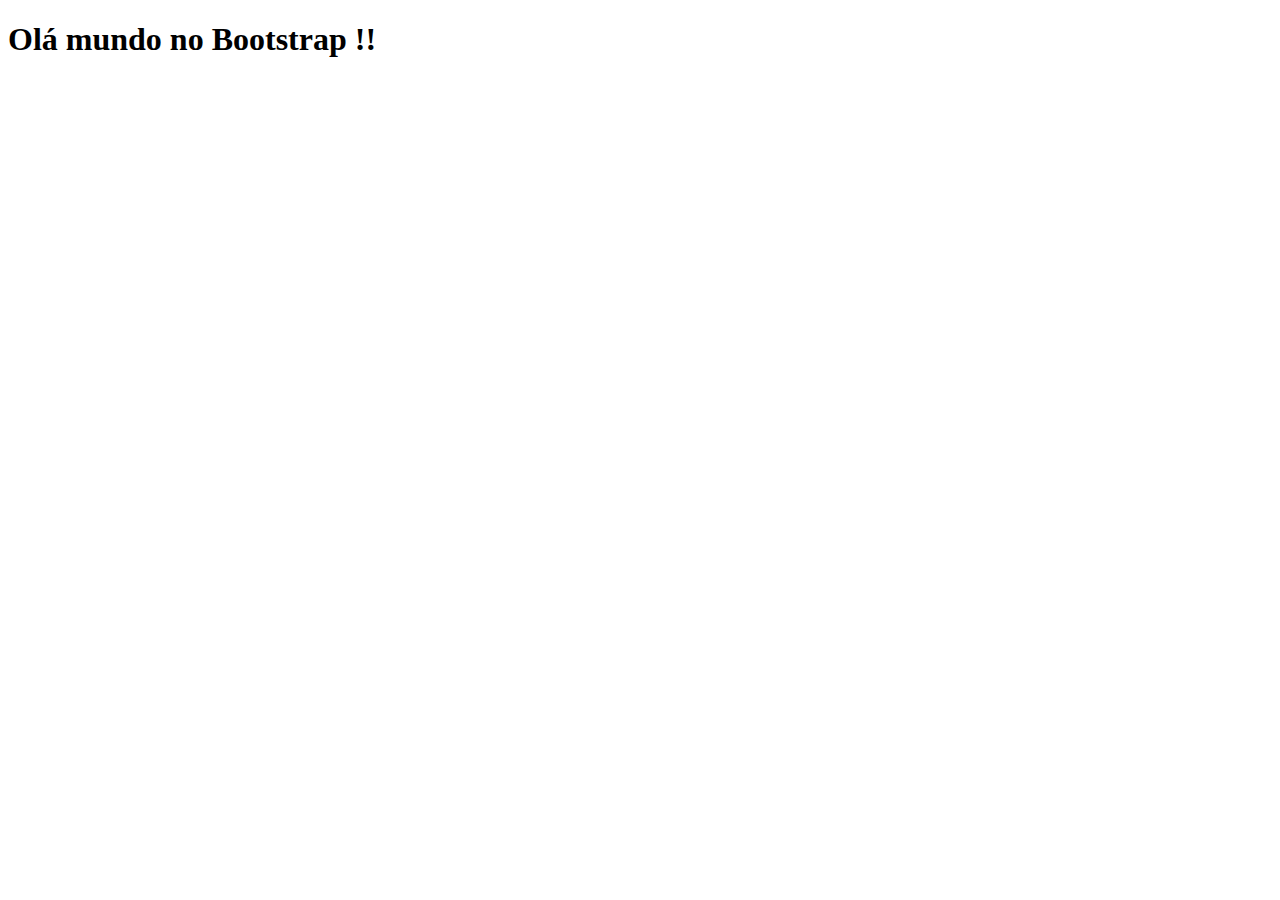
<file: 1_instalação_CDN/index.html>
<!DOCTYPE html>
<html lang="pt-br">
<head>
    <meta charset="UTF-8">
    <meta name="viewport" content="width=device-width, initial-scale=1.0">
    <title> Bootstrap por CDN</title>
    <!-- Link para o Bootstrap via CDN -->
    <link href="https://cdn.jsdelivr.net/npm/bootstrap@5.3.1/dist/css/bootstrap.min.css" rel="stylesheet" integrity="sha384-4bw+/aepP/YC94hEpVNVgiZdgIC5+VKNBQNGCHeKRQN+PtmoHDEXuppvnDJzQIu9" crossorigin="anonymous">
</head>
<body>
    <H1> Olá mundo no Bootstrap !!</H1>
</body>
</html>
</file>
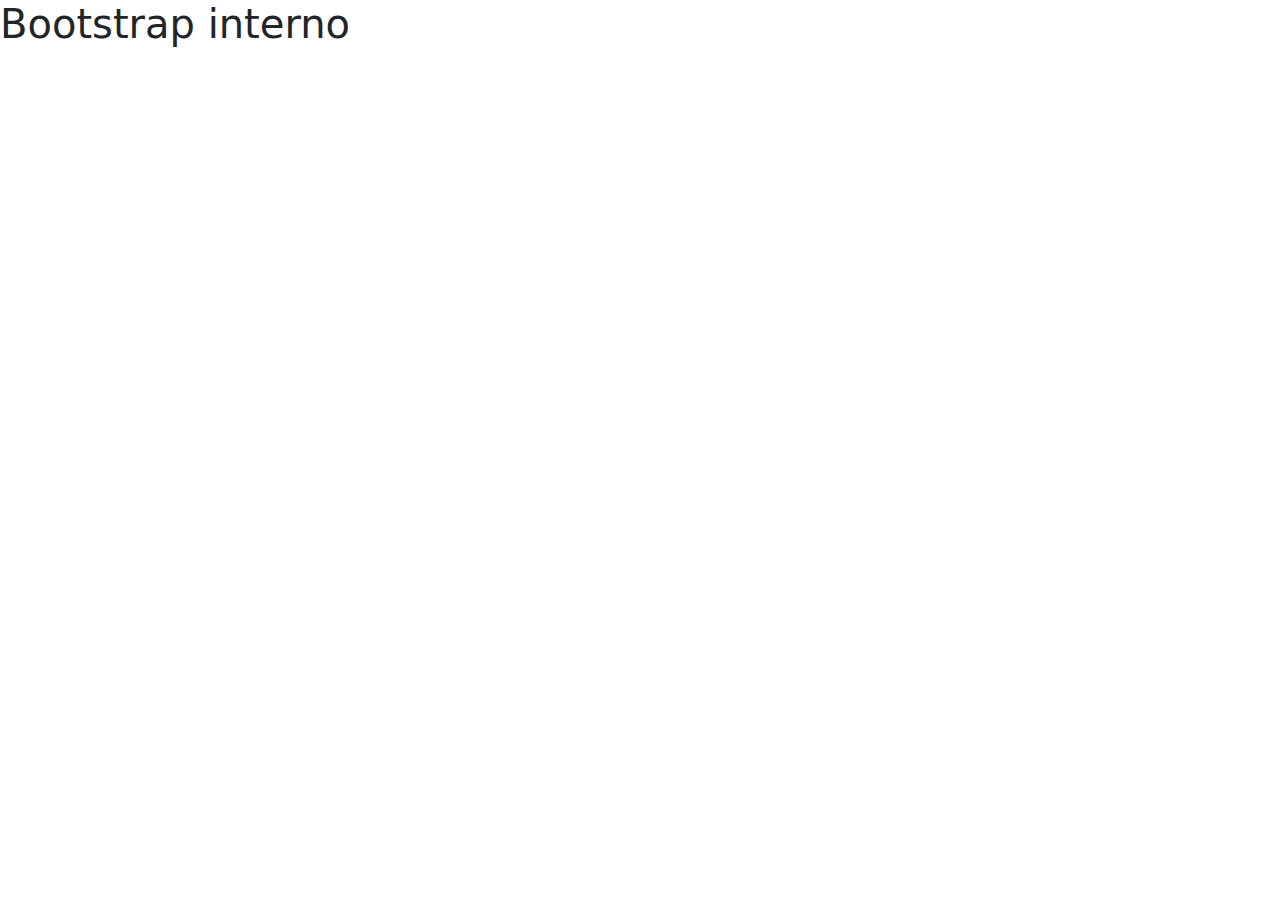
<file: 2_instalação_interna/index.html>
<!DOCTYPE html>
<html lang="pt-br">
<head>
    <meta charset="UTF-8">
    <meta name="viewport" content="width=device-width, initial-scale=1.0">
    <title>Exemplo instalação interna</title>

    <!-- Link para bootstrap interno -->
    <link rel="stylesheet" href="css/bootstrap.css">

    <!-- Link para JS do bootstrap interno -->
    <script src="js/bootstrap.js"></script>
</head>
<body>
    <h1> Bootstrap interno</h1>
</body>
</html>
</file>
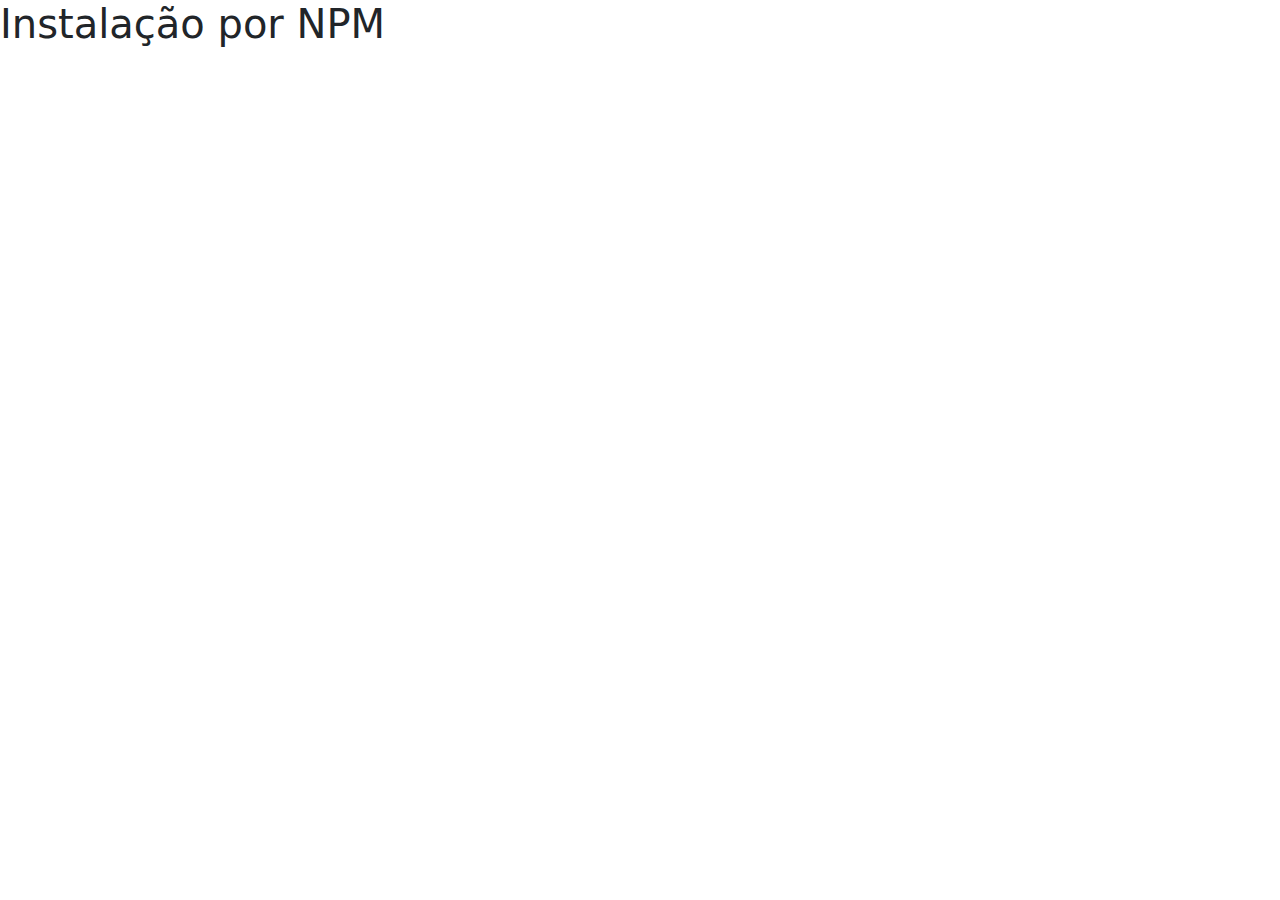
<file: 3_instalação_NPM/index.html>
<!DOCTYPE html>
<html lang="pt-br">
<head>
    <meta charset="UTF-8">
    <meta name="viewport" content="width=device-width, initial-scale=1.0">
    <title> Instalação por NPM</title>

    <!-- Link para CSS do Bootstrap -->
    <link rel="stylesheet" href="node_modules/bootstrap/dist/css/bootstrap.css">
</head>
<body>
    <h1> Instalação por NPM</h1>
</body>
</html>
</file>
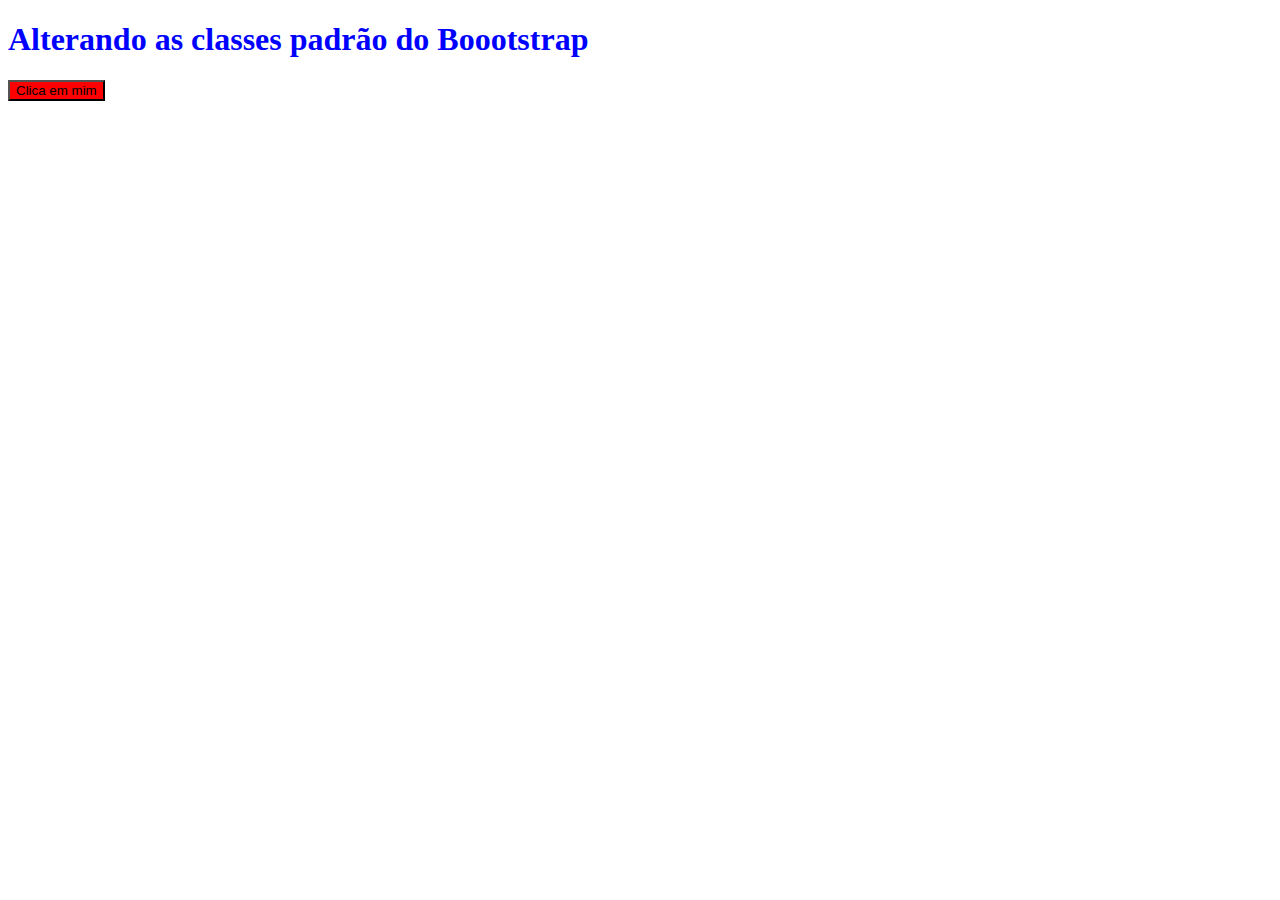
<file: 4_EX_Alterando_classes/index.html>
<!DOCTYPE html>
<html lang="pt-br">
<head>
    <meta charset="UTF-8">
    <meta name="viewport" content="width=device-width, initial-scale=1.0">
    <title>Alterando classes do Bootstrap</title>

    <!-- Link para Bootstrap -->
    <link href="https://cdn.jsdelivr.net/npm/bootstrap@5.3.1/dist/css/bootstrap.min.css" rel="stylesheet" integrity="sha384-4bw+/aepP/YC94hEpVNVgiZdgIC5+VKNBQNGCHeKRQN+PtmoHDEXuppvnDJzQIu9" crossorigin="anonymous">
    <script src="https://cdn.jsdelivr.net/npm/bootstrap@5.3.1/dist/js/bootstrap.bundle.min.js" integrity="sha384-HwwvtgBNo3bZJJLYd8oVXjrBZt8cqVSpeBNS5n7C8IVInixGAoxmnlMuBnhbgrkm" crossorigin="anonymous"></script>
      
    <!-- Link para nosso CSS -->
    <link rel="stylesheet" href="style.css">
</head>
<body>
    <h1> Alterando as classes padrão do Boootstrap</h1>
    <button class="btn btn-secondary"> Clica em mim</button>
</body>
</html>
</file>
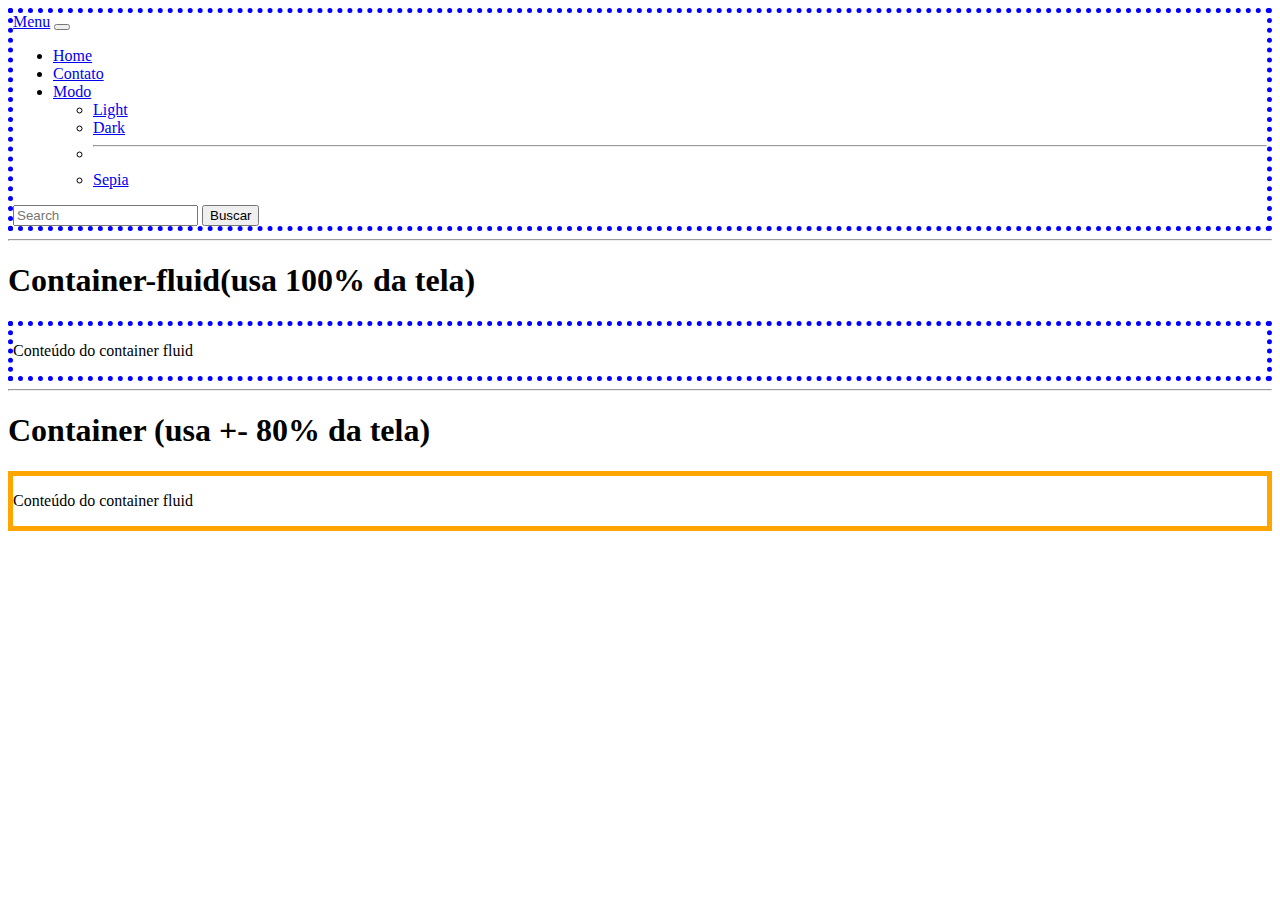
<file: 5_EX_Containers/index.html>
<!DOCTYPE html>
<html lang="pt-br">
<head>
    <meta charset="UTF-8">
    <meta name="viewport" content="width=device-width, initial-scale=1.0">
    <title>Containers</title>

    <!-- LINK para o Bootstrap -->
    <link href="https://cdn.jsdelivr.net/npm/bootstrap@5.3.1/dist/css/bootstrap.min.css" rel="stylesheet" integrity="sha384-4bw+/aepP/YC94hEpVNVgiZdgIC5+VKNBQNGCHeKRQN+PtmoHDEXuppvnDJzQIu9" crossorigin="anonymous">
    <script src="https://cdn.jsdelivr.net/npm/bootstrap@5.3.1/dist/js/bootstrap.bundle.min.js" integrity="sha384-HwwvtgBNo3bZJJLYd8oVXjrBZt8cqVSpeBNS5n7C8IVInixGAoxmnlMuBnhbgrkm" crossorigin="anonymous"></script>

    <!-- Link para nosso CSS -->
    <link rel="stylesheet" href="style.css">
</head>
<body>
    <!-- Header -->
    <nav class="navbar navbar-expand-lg bg-body-tertiary">
        <div class="container-fluid">
          <a class="navbar-brand" href="#">Menu</a>
          <button class="navbar-toggler" type="button" data-bs-toggle="collapse" data-bs-target="#navbarSupportedContent" aria-controls="navbarSupportedContent" aria-expanded="false" aria-label="Toggle navigation">
            <span class="navbar-toggler-icon"></span>
          </button>
          <div class="collapse navbar-collapse" id="navbarSupportedContent">
            <ul class="navbar-nav me-auto mb-2 mb-lg-0">
              <li class="nav-item">
                <a class="nav-link active" aria-current="page" href="#">Home</a>
              </li>
              <li class="nav-item">
                <a class="nav-link" href="#">Contato</a>
              </li>
              <li class="nav-item dropdown">
                <a class="nav-link dropdown-toggle" href="#" role="button" data-bs-toggle="dropdown" aria-expanded="false">
                  Modo
                </a>
                <ul class="dropdown-menu">
                  <li><a class="dropdown-item" href="#">Light</a></li>
                  <li><a class="dropdown-item" href="#">Dark
                  </a></li>
                  <li><hr class="dropdown-divider"></li>
                  <li><a class="dropdown-item" href="#">Sepia</a></li>
                </ul>
              </li>
            
            </ul>
            <form class="d-flex" role="search">
              <input class="form-control me-2" type="search" placeholder="Search" aria-label="Search">
              <button class="btn btn-primary" type="submit">Buscar</button>
            </form>
          </div>
        </div>
      </nav>

      <!-- _______________________________________________________________________ -->
      <hr>
      <h1>Container-fluid(usa 100% da tela)</h1>
      <div class="container-fluid">
        <p>Conteúdo do container fluid</p>
      </div>

      <hr>
      <h1>Container (usa +- 80% da tela)</h1>
      <div class="container">
        <p>Conteúdo do container fluid</p>
      </div>

    
</body>
</html>
</file>
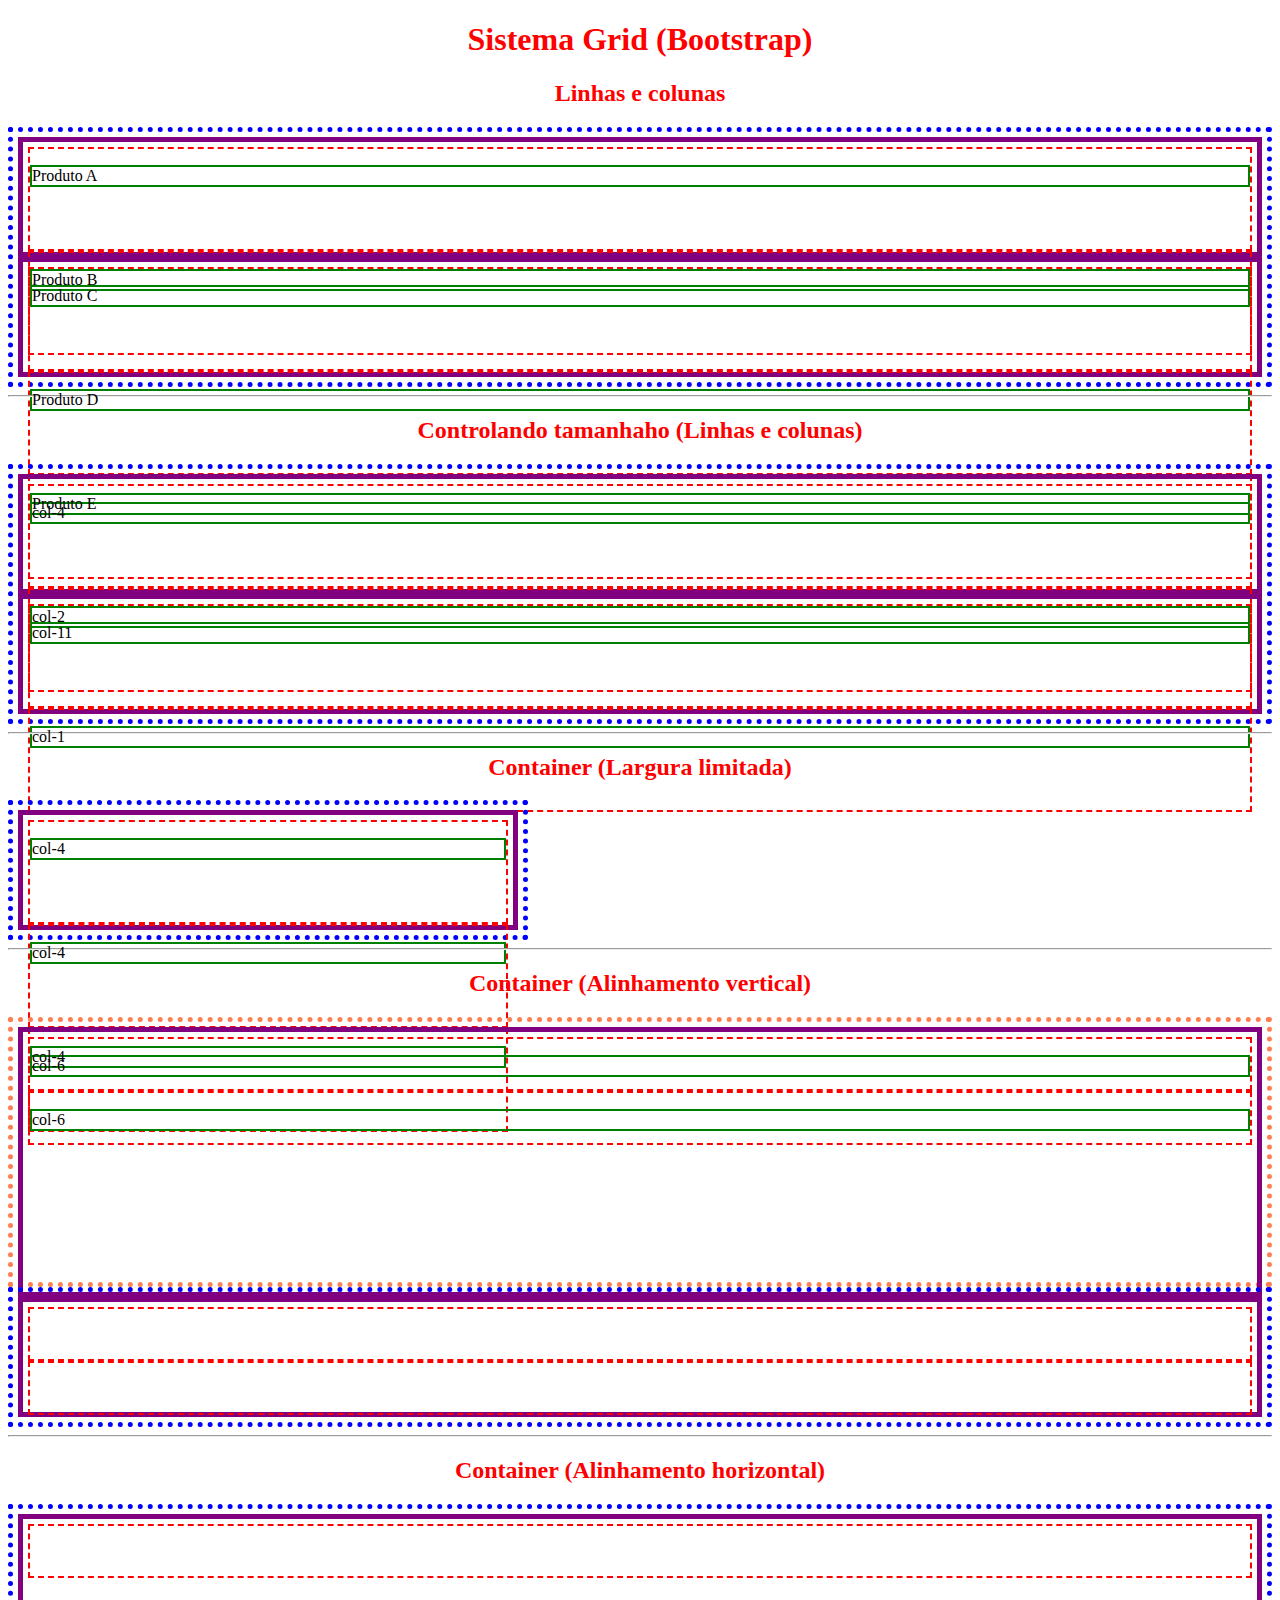
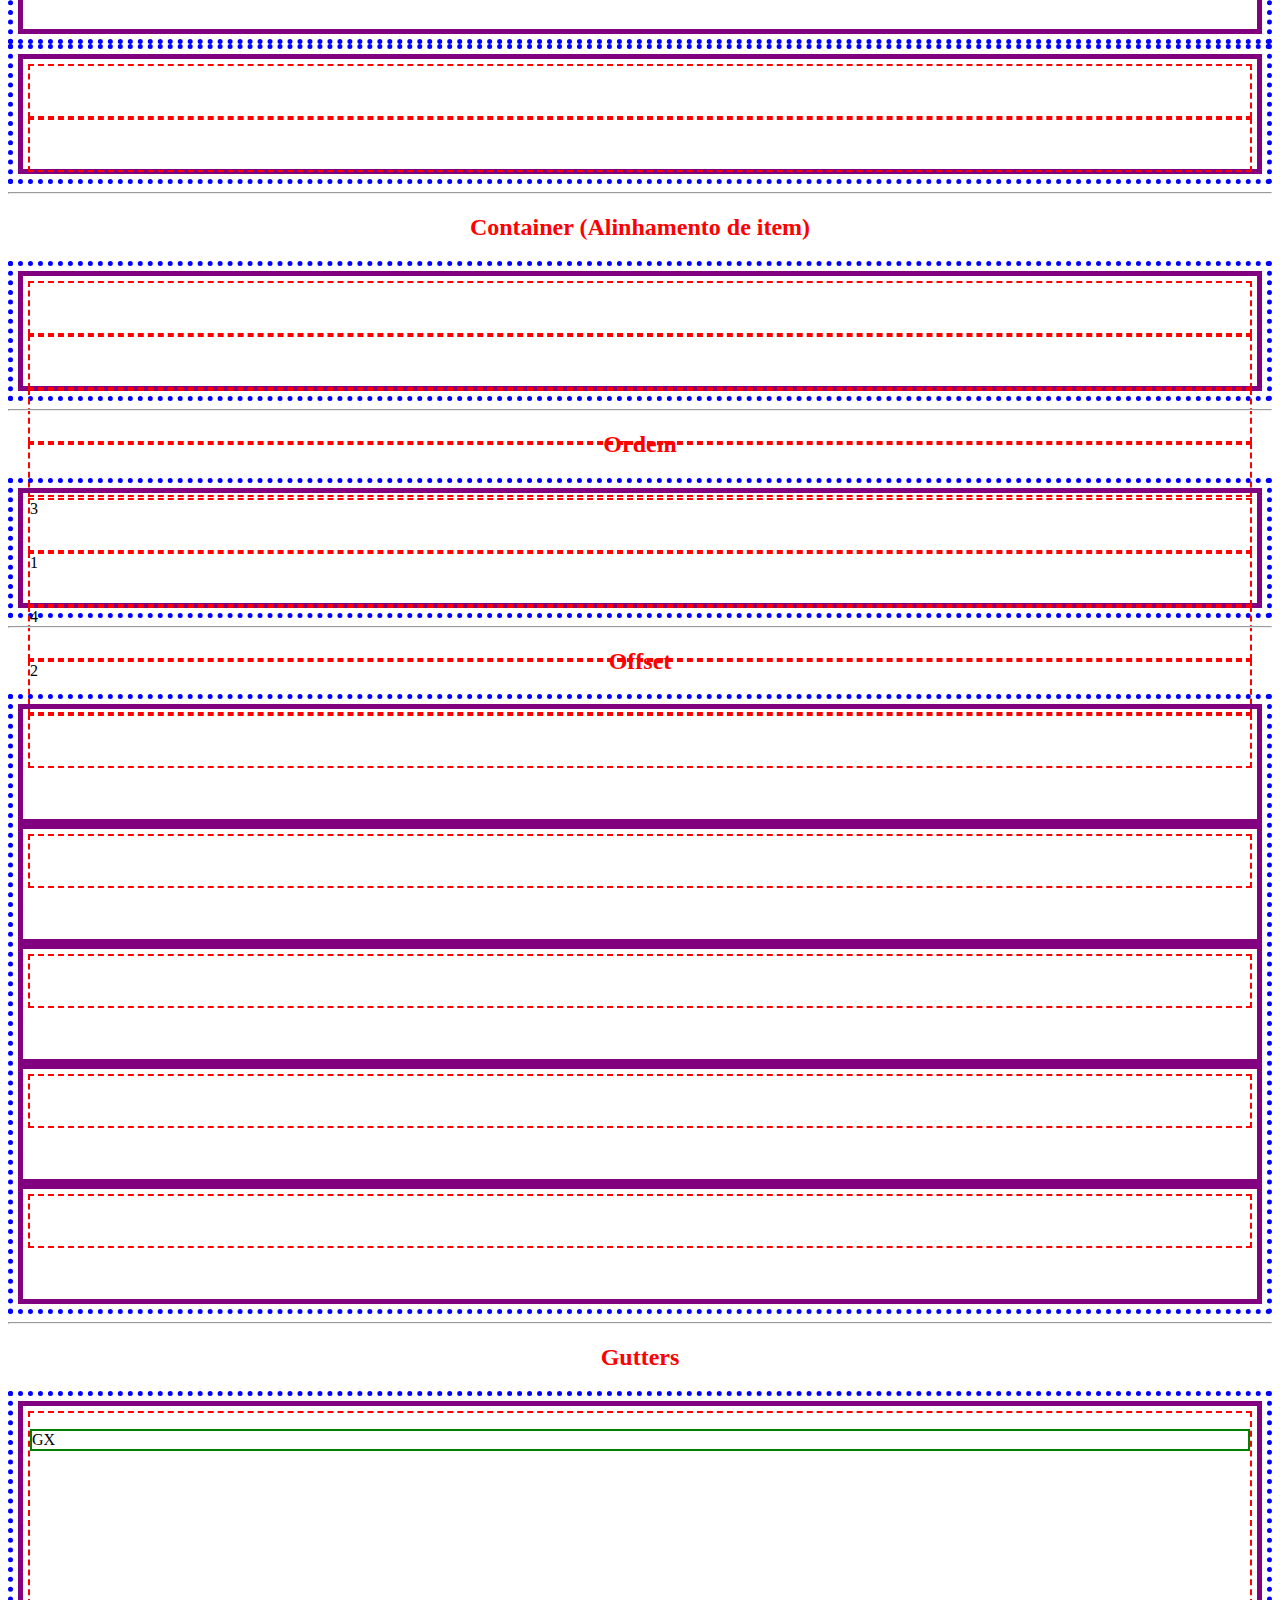
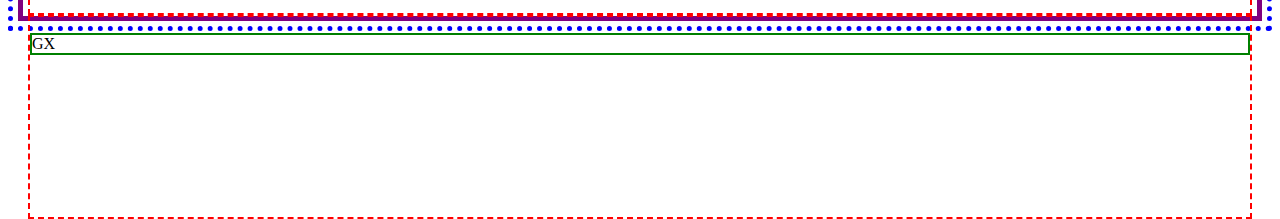
<file: 6_Ex_Grid/index.html>
<!DOCTYPE html>
<html lang="pt-br">
<head>
    <meta charset="UTF-8">
    <meta name="viewport" content="width=device-width, initial-scale=1.0">

    <!-- Link para o Bootstrap -->
    <link href="https://cdn.jsdelivr.net/npm/bootstrap@5.3.1/dist/css/bootstrap.min.css" rel="stylesheet" integrity="sha384-4bw+/aepP/YC94hEpVNVgiZdgIC5+VKNBQNGCHeKRQN+PtmoHDEXuppvnDJzQIu9" crossorigin="anonymous">
    <script src="https://cdn.jsdelivr.net/npm/bootstrap@5.3.1/dist/js/bootstrap.bundle.min.js" integrity="sha384-HwwvtgBNo3bZJJLYd8oVXjrBZt8cqVSpeBNS5n7C8IVInixGAoxmnlMuBnhbgrkm" crossorigin="anonymous"></script>

    <!-- Link para CSS -->
    <link rel="stylesheet" href="style.css">

    <title>Grid</title>
</head>
<body>
    <h1> Sistema Grid (Bootstrap)</h1>
    <h2> Linhas e colunas</h2>

    <div class="container">
      <div class="row">
         <div class="col">
             <p>Produto A</p>
         </div>
         <div class="col">
             <p>Produto B</p>
         </div>
        </div>
        <div class="row">
            <div class="col">
                <p>Produto C</p>
            </div>
            <div class="col">
                <p>Produto D</p>
            </div>
            <div class="col">
                <p>Produto E</p>
            </div>
        </div>
    </div>
    <hr>

    <!-- __________________________________________ -->
    <!-- tamanhos colunas (Controlando) -->

    <h2> Controlando tamanhaho (Linhas e colunas)</h2>

    <div class="container">
        <div class="row">
            <div class="col-4">
                <p>col-4</p>
            </div>
            <div class="col-2">
                <p>col-2</p>
            </div>
        </div>
        <div class="row">
            <div class="col-11">
                <p>col-11</p>
            </div>
            <div class="col-1">
                <p>col-1</p>
            </div>
        </div>
    </div>
    <hr>

     <!-- __________________________________________ -->
    <!-- Container (Largura limitada) -->

    <h2> Container (Largura limitada)</h2>

    <div class="container" id="largura-limitada">
        <div class="row">
            <div class="col-4">
                <p>col-4</p>
            </div>
            <div class="col-4">
                <p>col-4</p>
            </div>
            <div class="col-4">
                <p>col-4</p>
            </div>
        </div>
    </div>
    <hr>
   <!-- __________________________________________ -->
    <!-- Container (Alinhamento vertical) -->
    <!-- Muito parecido com (Flex-box) -->

    <h2> Container (Alinhamento vertical)</h2>

    <div class="container" id="vertical">
        <div class="row align-items-end">
            <div class="col-6">
                <p>col-6</p>
            </div>
            <div class="col-6">
                <p>col-6</p>
            </div>
        </div>
    </div>

    <div class="container">
        <div class="row align-items-center">
            <div class="col-6"></div>
            <div class="col-6"></div>
        </div>
    </div>
    <hr>

    <!-- __________________________________________ -->
    <!-- Container (horizontal) -->
    <!-- Muito parecido com (Flex-box) -->

    <h2> Container (Alinhamento horizontal)</h2>

    <!-- Alinhamneto horizontal -->
    <div class="container">
        <div class="row align-items-center justify-content-center">
           <div class="col-3"></div>
        </div>
    </div>

    <div class="container">
        <div class="row justify-content-end">
           <div class="col-3"></div>
           <div class="col-3"></div>  
        </div>
    </div>
   <hr>

    <!-- __________________________________________ -->
    <!-- Container (Alinhamento de item ) -->
    <!-- Muito parecido com (Flex-box) -->

    <h2> Container (Alinhamento de item)</h2>

      <!-- Alinhamneto do item -->

      <div class="container">
        <div class="row">
            <div class="col-3"></div>
            <div class="col-3 align-self-center"></div>
            <div class="col-3"></div>
            <div class="col-3 align-self-end"></div>
        </div>
      </div>
      <hr>

      
    <!-- __________________________________________ -->
    <!-- Container (Alinhamento de item ) -->
    <!-- Muito parecido com (Flex-box) -->

    <h2>Ordem</h2>

    <!-- Ordem -->
    <div class="container">
        <div class="row">
            <div class="col-3 order-3">3</div>
            <div class="col-3 order-1">1</div>
            <div class="col-3 order-4">4</div>
            <div class="col-3 order-1">2</div>
        </div>
    </div>
    <hr>

    <!-- __________________________________________ -->
    <!--Offset / margin-->
    <!-- Muito parecido com (Flex-box) -->

    <h2>Offset</h2>

    <!-- Offset (maximo de 5 )-->
    <div class="container" id="offset">
        <div class="row">
            <div class="col-md-3 offset-md-1" ></div>
        </div>
        <div class="row">
            <div class="col-md-3 offset-md-2" ></div>
        </div>
        <div class="row">
            <div class="col-md-3 offset-md-3" ></div>
        </div>
        <div class="row">
            <div class="col-md-3 offset-md-4" ></div>
        </div>
        <div class="row">
            <div class="col-md-3 offset-md-5" ></div>
        </div>
    </div>
    <hr>
     <!-- __________________________________________ -->
    <!--Gutters / padding-->
    <!-- Muito parecido com (Flex-box) -->

    <h2>Gutters</h2>

    <div class="container" id="gutter">
           <div class="row g-5">
                <div class="col">
                    <p>GX</p>
                </div>
                <div class="col">
                    <p>GX</p>
                </div>
           </div>
    </div>


</body>
</html>
</file>
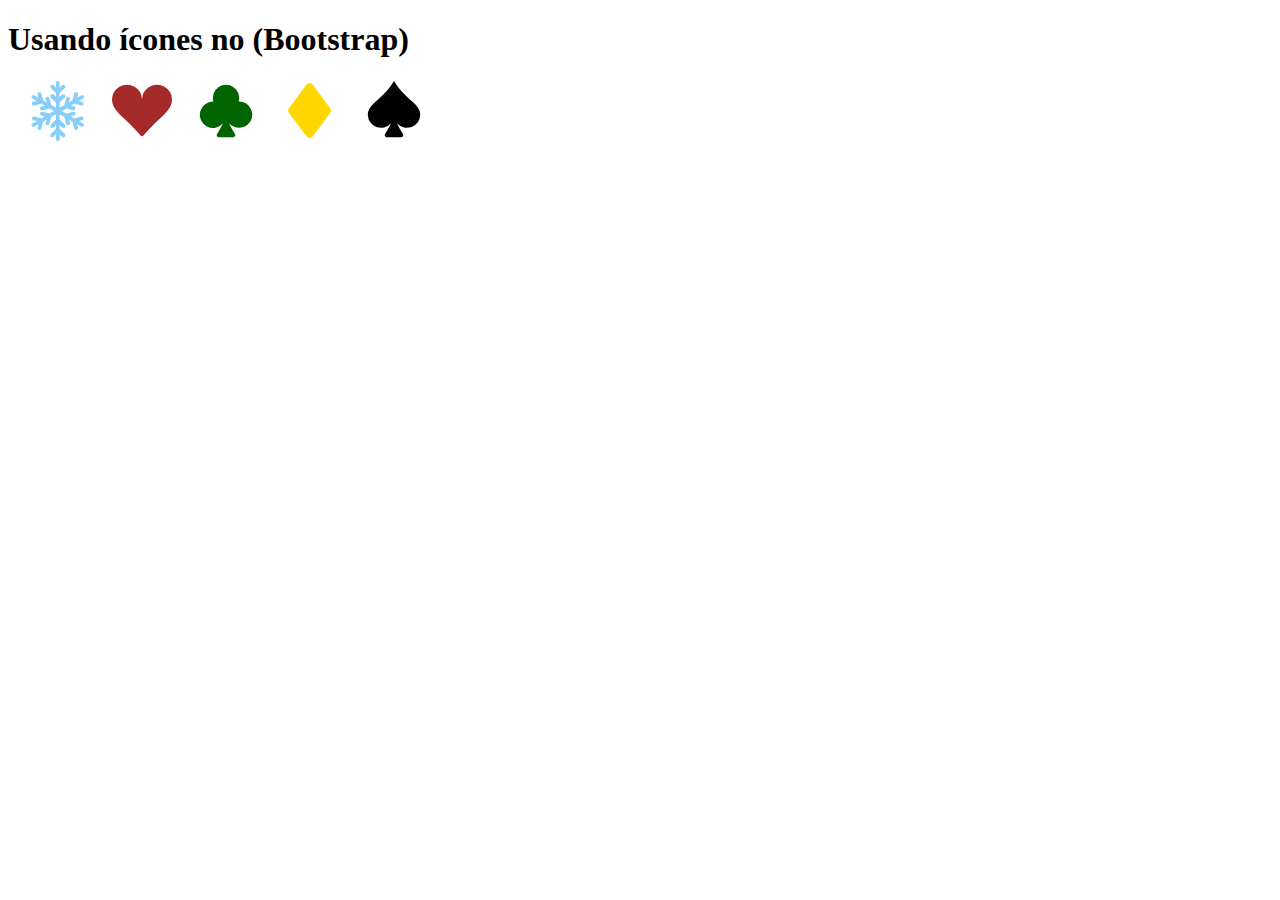
<file: 7_Ex_Icones/index.html>
<!DOCTYPE html>
<html lang="pt-br">
<head>
    <meta charset="UTF-8">
    <meta name="viewport" content="width=device-width, initial-scale=1.0">
    <title> Ícone no Bootstrap </title>

    <!-- Link para o Bootstrap -->
    <link href="https://cdn.jsdelivr.net/npm/bootstrap@5.3.1/dist/css/bootstrap.min.css" rel="stylesheet" integrity="sha384-4bw+/aepP/YC94hEpVNVgiZdgIC5+VKNBQNGCHeKRQN+PtmoHDEXuppvnDJzQIu9" crossorigin="anonymous">
    
    <!-- Link para os Icones do Bootstrap -->
    <link rel="stylesheet" href="https://cdn.jsdelivr.net/npm/bootstrap-icons@1.10.5/font/bootstrap-icons.css">

    <!-- Link para o CSS (Própria) -->
    <link rel="stylesheet" href="style.css">
   
</head>
<body>

    <!-- Programador: Lívia -->

    <h1> Usando ícones no (Bootstrap)</h1>
    <i class="bi bi-snow2 azul"></i>

    <i class="bi bi-suit-heart-fill red"></i>

    <i class="bi bi-suit-club-fill verde "></i>

    <i class="bi bi-suit-diamond-fill amarelo"></i>

    <i class="bi bi-suit-spade-fill"></i>
    
</body>
</html>
</file>
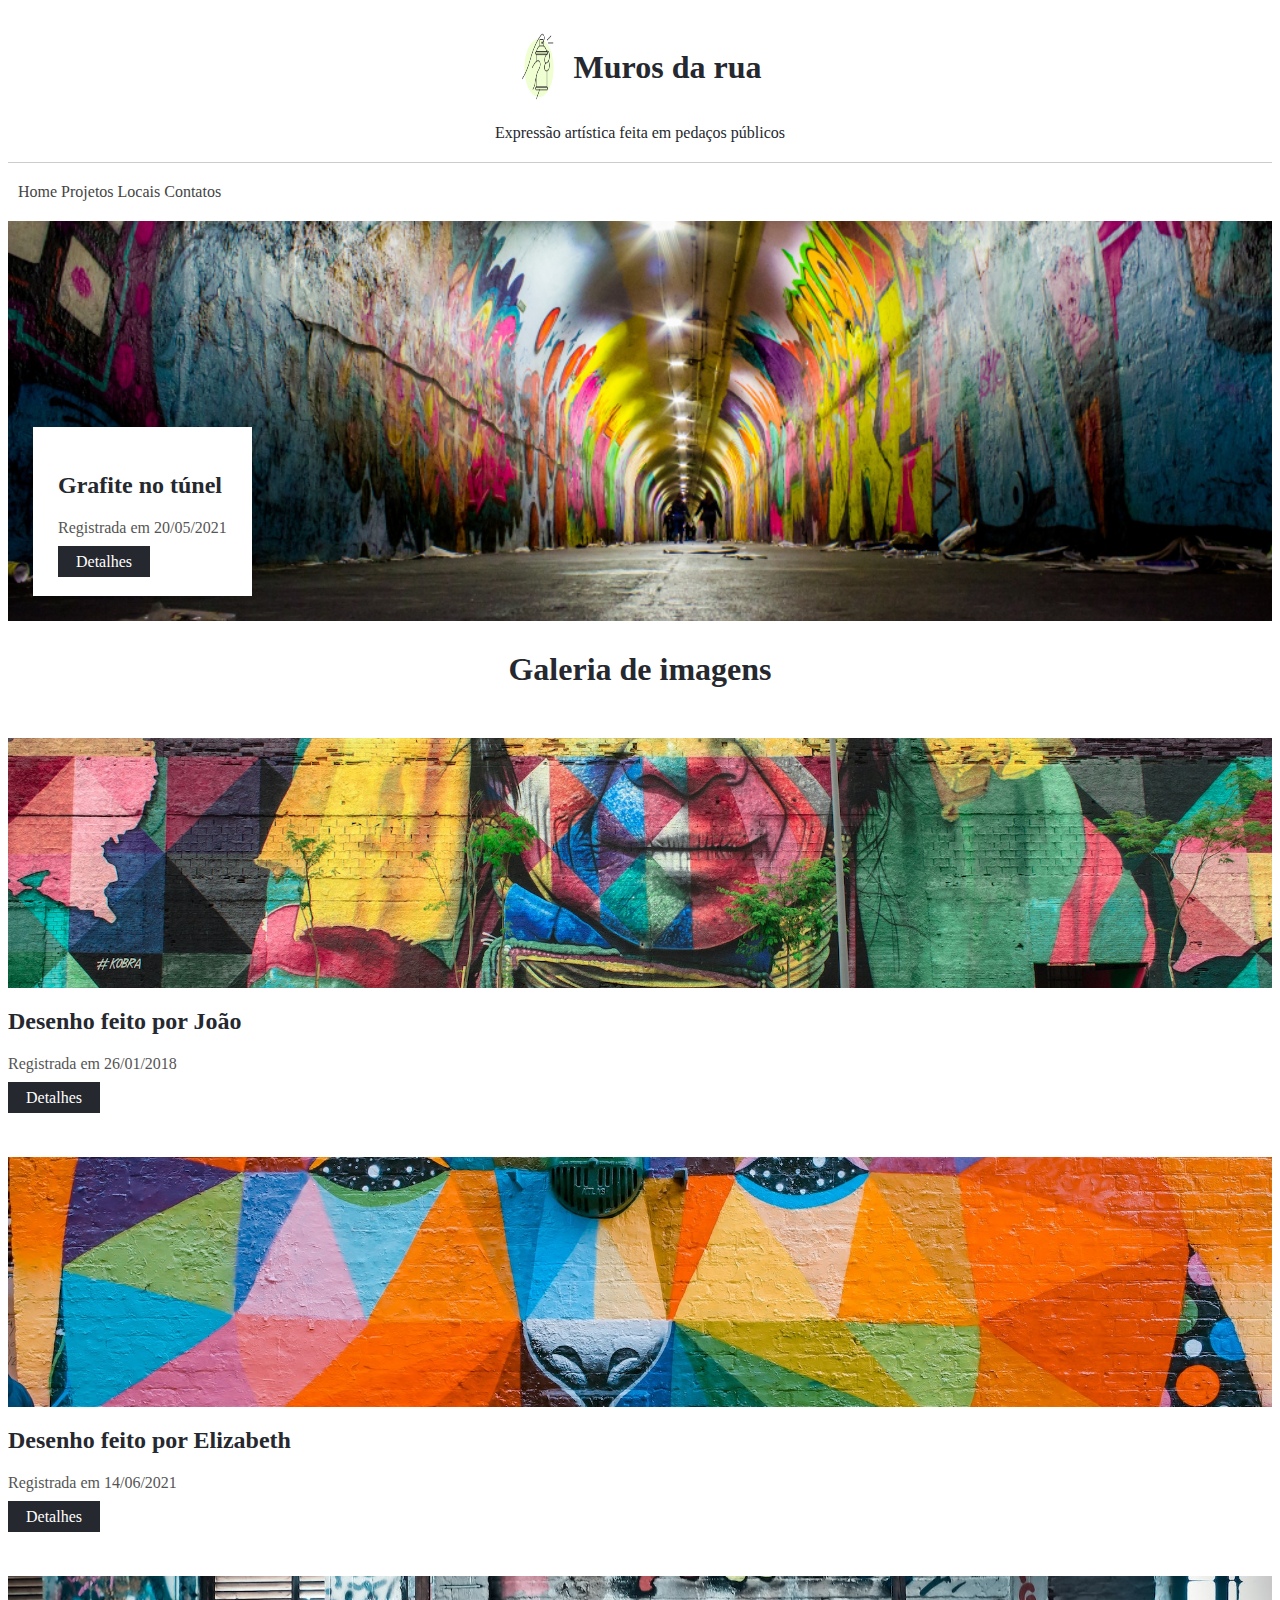
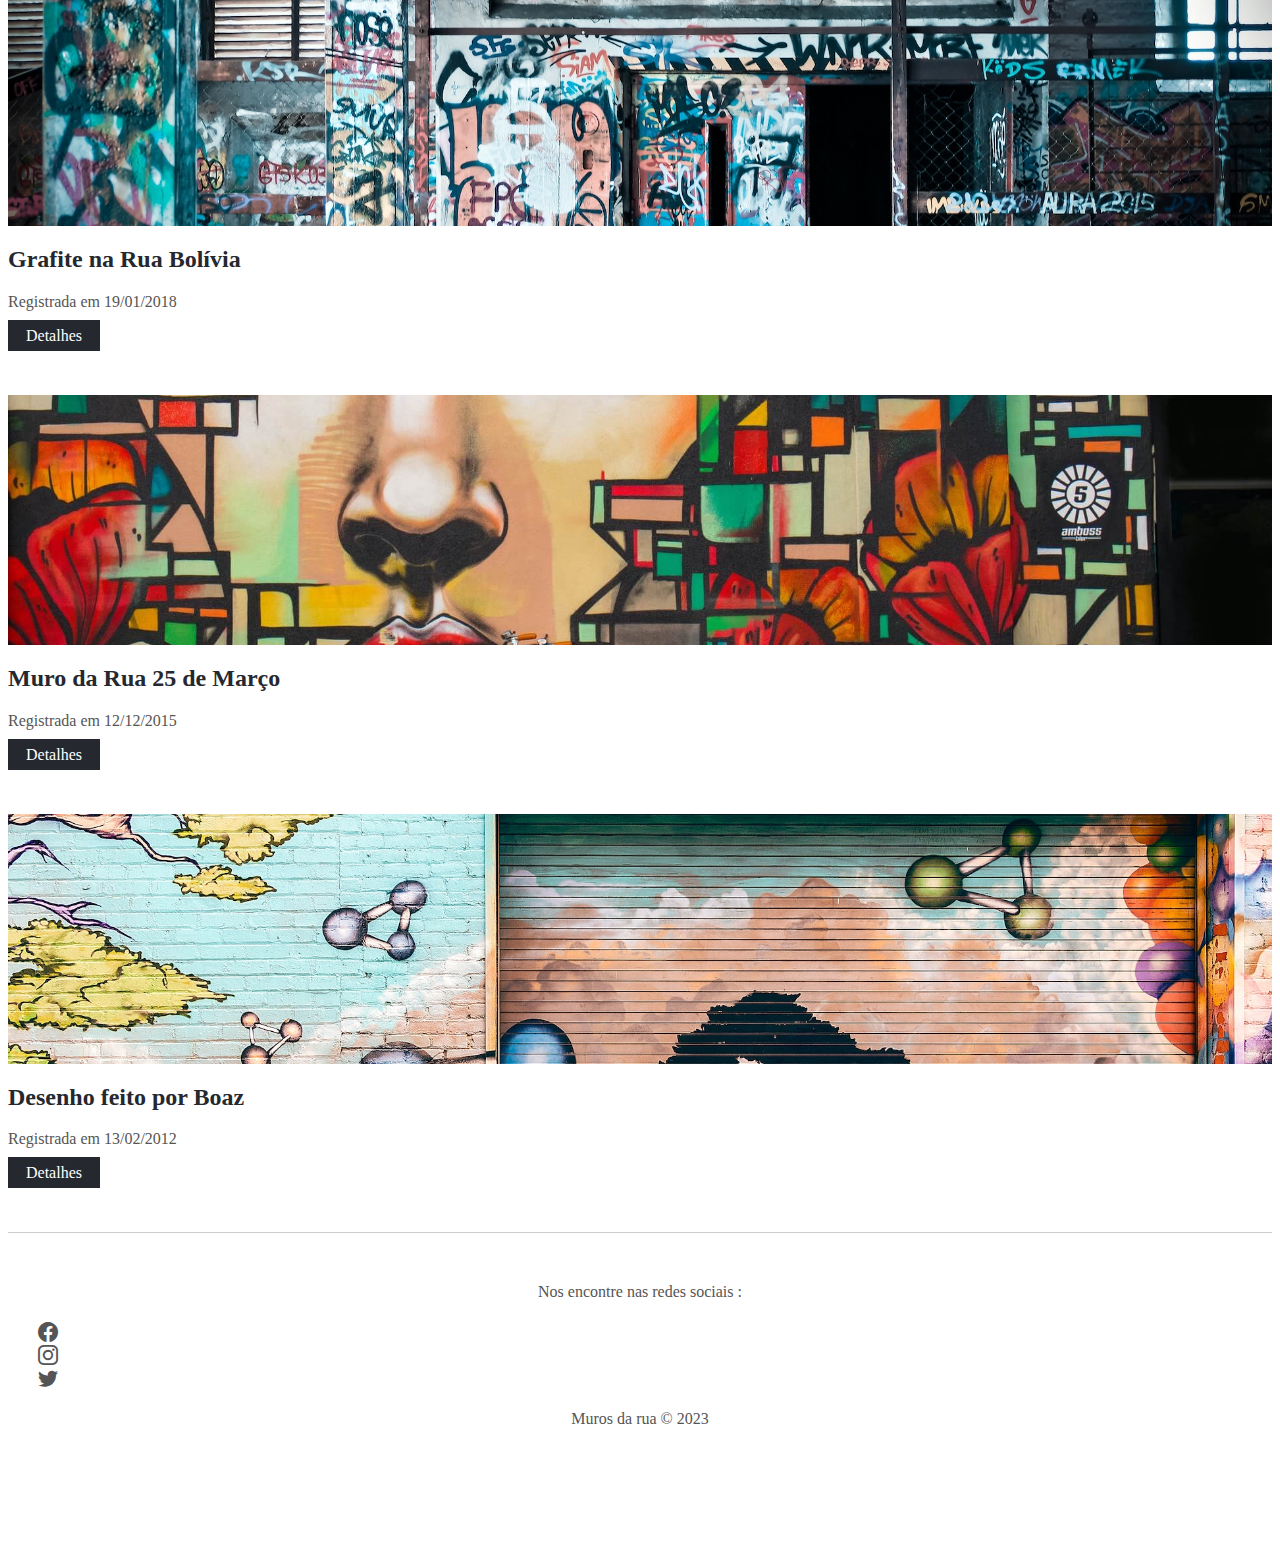
<file: 8_Ex/index.html>
<!DOCTYPE html>
<html lang="pt-br">
<head>
    <meta charset="UTF-8">
    <meta name="viewport" content="width=device-width, initial-scale=1.0">
    <title>Muros da rua</title>

    <!-- Incluir o FAVICON -->
    <link rel="stylesheet" href="img/grafitt.png" type="image/x-icon">

    <!-- CSS Bootstrap  -->
    <link href="https://cdn.jsdelivr.net/npm/bootstrap@5.3.1/dist/css/bootstrap.min.css" rel="stylesheet" integrity="sha384-4bw+/aepP/YC94hEpVNVgiZdgIC5+VKNBQNGCHeKRQN+PtmoHDEXuppvnDJzQIu9" crossorigin="anonymous">

    <!-- Ícones do Bootstrap -->
    <link rel="stylesheet" href="https://cdn.jsdelivr.net/npm/bootstrap-icons@1.10.5/font/bootstrap-icons.css">

    <!-- Link para o CSS -->
    <link rel="stylesheet" href="style.css">

</head>
<body>

    <!-- Header -->
    <div class="container-fluid">
         <header class="row" id="header">
            <div id="logo-container">
                <img src="img/grafitt.png" alt="Art" id="logo">
                <h1>Muros da rua</h1>
            </div>
            <p>Expressão artística feita em pedaços públicos </p>
         </header>
         <nav id="navbar" class="container">
            <div class="row justify-content-center">
                <a href="#">Home</a>
                <a href="#">Projetos</a>
                <a href="#">Locais</a>
                <a href="#">Contatos</a>
            </div>
         </nav>
    </div>

    <!-- Banner principal -->
    <div class="container" id="main-image-container">
        <div class="main-image center-image">
            <div class="main-image-info">
               <h2>Grafite no túnel</h2>
               <p class="secondary-color">Registrada em 20/05/2021</p>
               <a href="#" class="btn">Detalhes</a>
            </div>
        </div>
    </div>
    <div class="container" id="gallery-container">
        <div class="col-12">
            <h1>Galeria de imagens</h1>
        </div>
        <div class="row gx-md-5">
            <!-- normal 12colunas | mobile 6 colunas -->
            <div class="col-12 col-md-6">
                <div class="small-image-container center-image" id="img2"></div>
                <h2>Desenho feito por João</h2>
                <p class="secondary-color">Registrada em 26/01/2018</p>
                <a href="#" class="btn">Detalhes</a>
            </div>
            <div class="col-12 col-md-6">
                <div class="small-image-container center-image" id="img3"></div>
                <h2>Desenho feito por Elizabeth</h2>
                <p class="secondary-color">Registrada em 14/06/2021</p>
                <a href="#" class="btn">Detalhes</a>
            </div>
            <div class="col-12 col-md-6">
                <div class="small-image-container center-image" id="img4"></div>
                <h2>Grafite na Rua Bolívia</h2>
                <p class="secondary-color">Registrada em 19/01/2018</p>
                <a href="#" class="btn">Detalhes</a>
            </div>
            <div class="col-12 col-md-6">
                <div class="small-image-container center-image" id="img5"></div>
                <h2>Muro da Rua 25 de Março</h2>
                <p class="secondary-color">Registrada em 12/12/2015</p>
                <a href="#" class="btn">Detalhes</a>
            </div>
            <div class="col-12 col-md-6">
                <div class="small-image-container center-image" id="img6"></div>
                <h2>Desenho feito por Boaz</h2>
                <p class="secondary-color">Registrada em 13/02/2012</p>
                <a href="#" class="btn">Detalhes</a>
            </div>
        </div>
    </div>
    <!-- Footer -->
    <footer class="container">
        <p class="secondary-color">
            Nos encontre nas redes sociais :
        </p>
        <div class="row justify-content-center" id="social-icons-cotainer">
            <div class="col-1">
                <a href="#"><i class="bi bi-facebook secondary-color"></i></a>
            </div>
            <div class="col-1">
                <a href="#"><i class="bi bi-instagram secondary-color"></i></a>
            </div>
            <div class="col-1">
                <a href="#"><i class="bi bi-twitter secondary-color"></i></a>
            </div>
        </div>
       <p class="secondary-color">Muros da rua &copy; 2023</p>
    </footer>
</body>
</html>
</file>
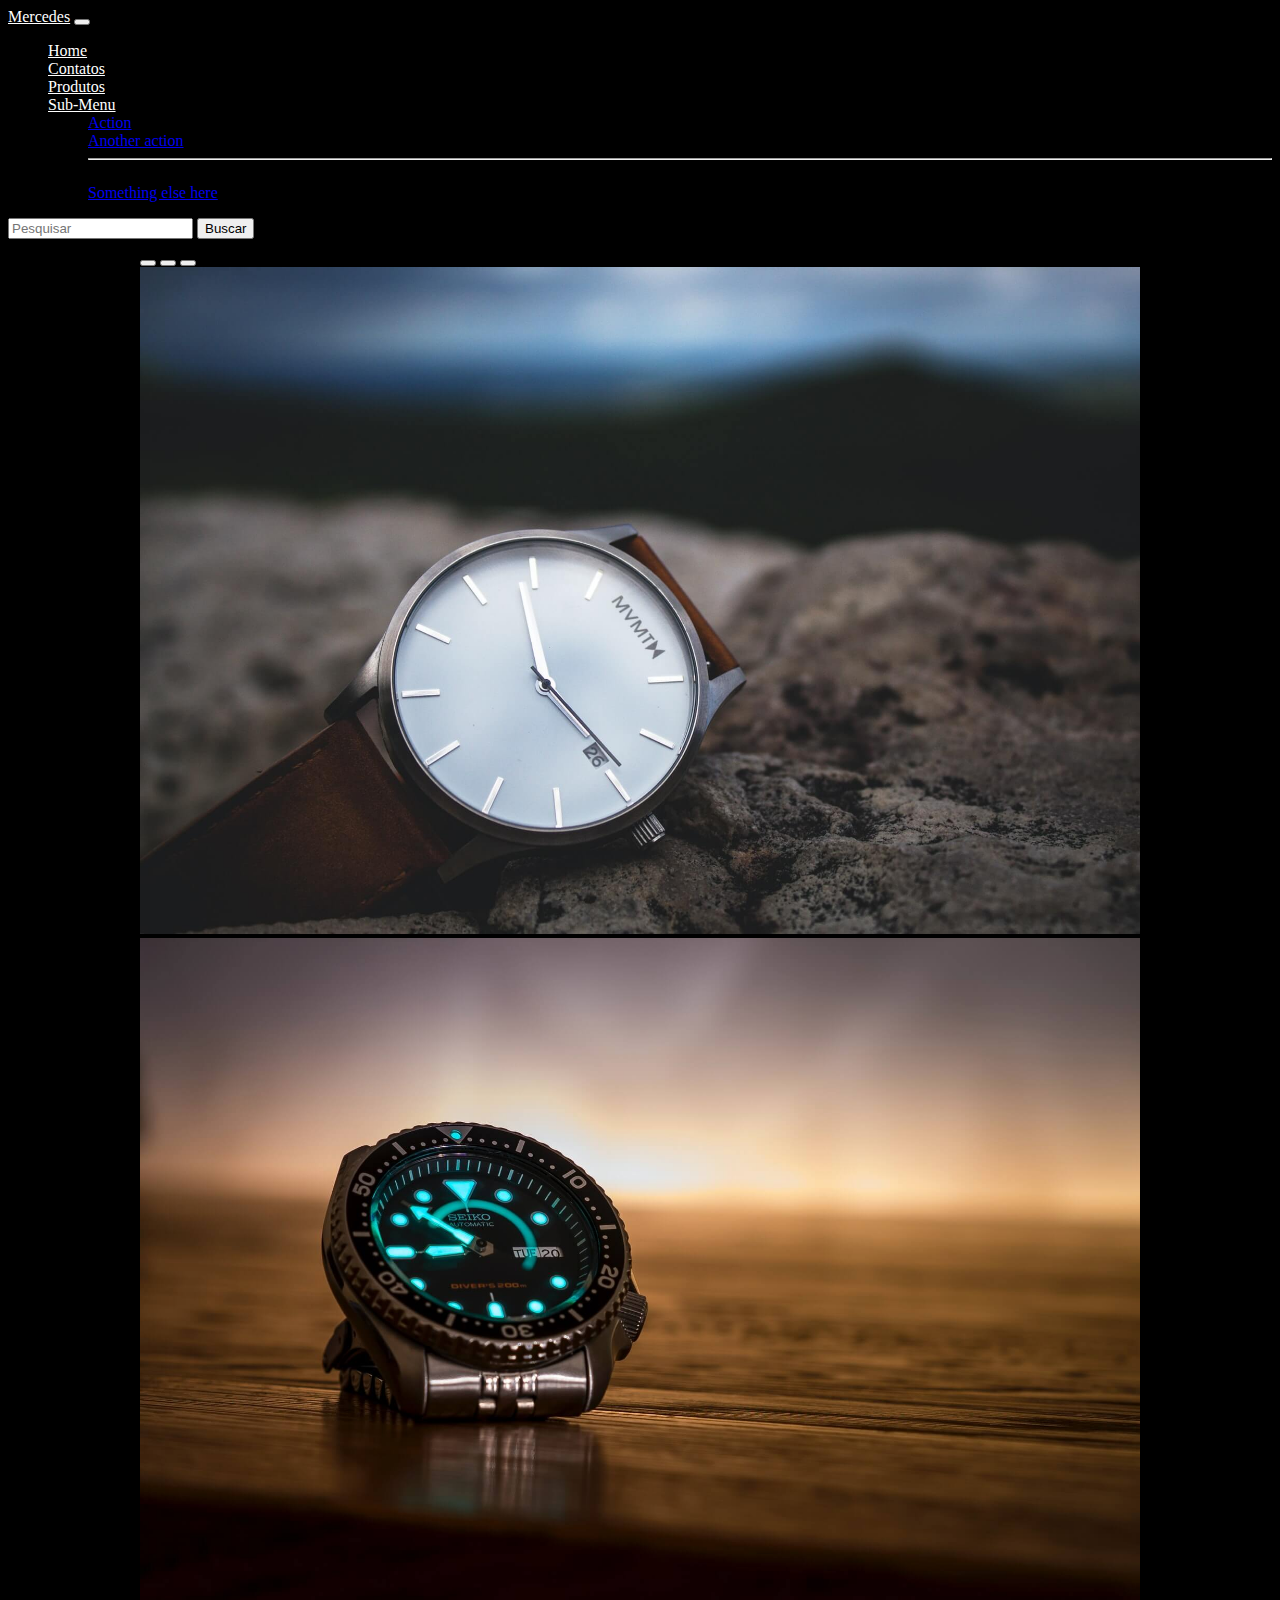
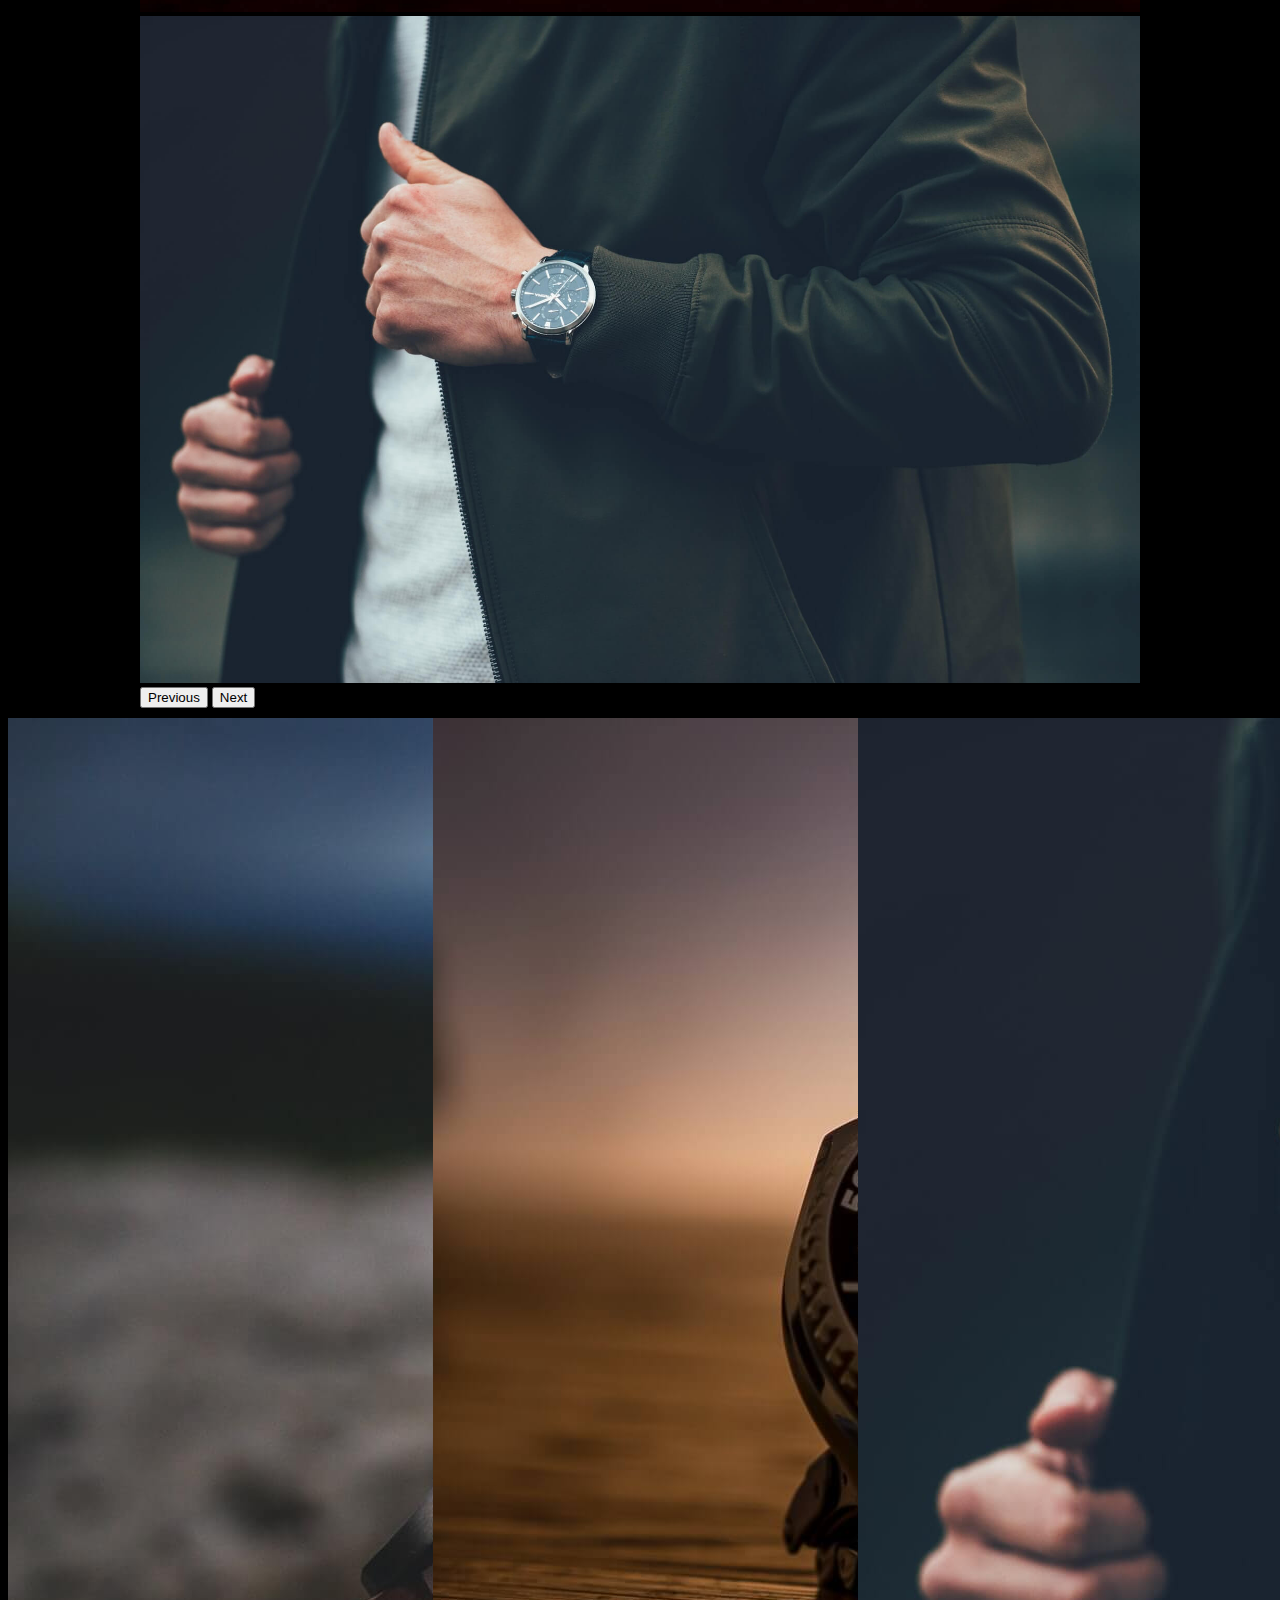
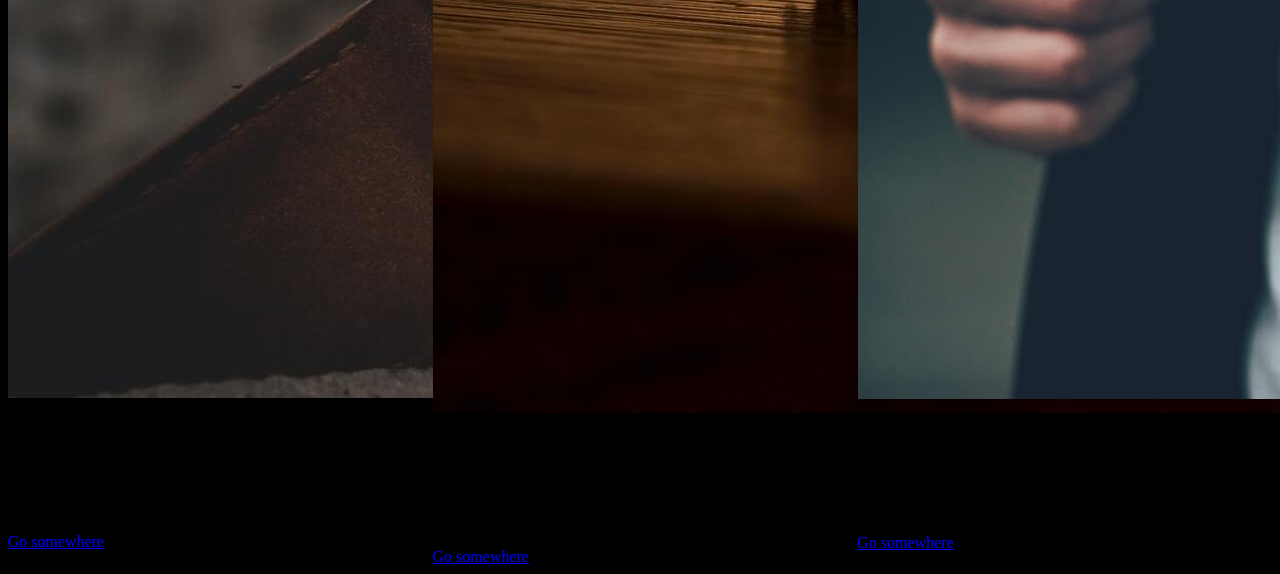
<file: EX_Partes (Alunos)/index.html>
<!DOCTYPE html>
<html lang="pt-br">
<head>
    <meta charset="UTF-8">
    <meta name="viewport" content="width=device-width, initial-scale=1.0">
    <title>Bootstrap exemplo</title>

    <!-- Link (Bootstrap) -->
    <link href="https://cdn.jsdelivr.net/npm/bootstrap@5.3.1/dist/css/bootstrap.min.css" rel="stylesheet" integrity="sha384-4bw+/aepP/YC94hEpVNVgiZdgIC5+VKNBQNGCHeKRQN+PtmoHDEXuppvnDJzQIu9" crossorigin="anonymous">

    <!-- Link (Bootstrap JS) -->
    <script src="https://cdn.jsdelivr.net/npm/bootstrap@5.3.1/dist/js/bootstrap.bundle.min.js" integrity="sha384-HwwvtgBNo3bZJJLYd8oVXjrBZt8cqVSpeBNS5n7C8IVInixGAoxmnlMuBnhbgrkm" crossorigin="anonymous"></script>

    <!-- Link para (Bootstrap Icons) -->
    <link rel="stylesheet" href="https://cdn.jsdelivr.net/npm/bootstrap-icons@1.10.5/font/bootstrap-icons.css">

    <!-- Link para (CSS) -->
    <link rel="stylesheet" href="css/style.css">
</head>
<body>

    <!-- Barra de navegação -->
    <nav class="navbar  navbar-expand-lg bg-body-tertiary">
        <div class="container">
          <a class="navbar-brand" href="#">Mercedes</a>
          <button class="navbar-toggler" type="button" data-bs-toggle="collapse" data-bs-target="#navbarSupportedContent" aria-controls="navbarSupportedContent" aria-expanded="false" aria-label="Toggle navigation">
            <span class="navbar-toggler-icon"></span>
          </button>
          <div class="collapse navbar-collapse" id="navbarSupportedContent">
            <ul class="navbar-nav me-auto mb-2 mb-lg-0">
              <li class="nav-item">
                <a class="nav-link active" aria-current="page" href="#">Home</a>
              </li>
              <li class="nav-item">
                <a class="nav-link" href="#">Contatos</a>
              </li>
              <li class="nav-item">
                <a class="nav-link" href="#">Produtos</a>
              </li>
              <li class="nav-item dropdown">
                <a class="nav-link dropdown-toggle" href="#" role="button" data-bs-toggle="dropdown" aria-expanded="false">
                  Sub-Menu
                </a>
                <ul class="dropdown-menu">
                  <li><a class="dropdown-item" href="#">Action</a></li>
                  <li><a class="dropdown-item" href="#">Another action</a></li>
                  <li><hr class="dropdown-divider"></li>
                  <li><a class="dropdown-item" href="#">Something else here</a></li>
                </ul>
              </li>
            </ul>
            <form class="d-flex" role="search">
              <input class="form-control me-2" type="search" placeholder="Pesquisar" aria-label="Search">
              <button class="btn btn-outline-primary" type="submit">Buscar</button>
            </form>
          </div>
        </div>
      </nav>

       <!-- Carousel  -->
      <div id="carouselExampleIndicators" class="carousel slide">
        <div class="carousel-indicators">
          <button type="button" data-bs-target="#carouselExampleIndicators" data-bs-slide-to="0" class="active" aria-current="true" aria-label="Slide 1"></button>
          <button type="button" data-bs-target="#carouselExampleIndicators" data-bs-slide-to="1" aria-label="Slide 2"></button>
          <button type="button" data-bs-target="#carouselExampleIndicators" data-bs-slide-to="2" aria-label="Slide 3"></button>
        </div>
        <div class="carousel-inner">
          <div class="carousel-item active">
            <img src="./img/banner1.jpg" class="d-block w-100" alt="...">
          </div>
          <div class="carousel-item">
            <img src="./img/banner2.jpg" class="d-block w-100" alt="...">
          </div>
          <div class="carousel-item">
            <img src="./img/banner3.jpg" class="d-block w-100" alt="...">
          </div>
        </div>
        <button class="carousel-control-prev" type="button" data-bs-target="#carouselExampleIndicators" data-bs-slide="prev">
          <span class="carousel-control-prev-icon" aria-hidden="true"></span>
          <span class="visually-hidden">Previous</span>
        </button>
        <button class="carousel-control-next" type="button" data-bs-target="#carouselExampleIndicators" data-bs-slide="next">
          <span class="carousel-control-next-icon" aria-hidden="true"></span>
          <span class="visually-hidden">Next</span>
        </button>
      </div>
    
      <!-- Card -->
     <div class="cartões">
      <div class="card " style="width: 18rem;">
        <img src="./img/banner1.jpg" class="card-img-top" alt="...">
        <div class="card-body">
          <h5 class="card-title">Card title</h5>
          <p class="card-text">Some quick example text to build on the card title and make up the bulk of the card's content.</p>
          <a href="#" class="btn btn-primary">Go somewhere</a>
        </div>
      </div>

      <div class="card" style="width: 18rem;">
        <img src="./img/banner2.jpg" class="card-img-top" alt="...">
        <div class="card-body">
          <h5 class="card-title">Card title</h5>
          <p class="card-text">Some quick example text to build on the card title and make up the bulk of the card's content.</p>
          <a href="#" class="btn btn-primary">Go somewhere</a>
        </div>
      </div>

      <div class="card" style="width: 18rem;">
        <img src="./img/banner3.jpg" class="card-img-top" alt="...">
        <div class="card-body">
          <h5 class="card-title">Card title</h5>
          <p class="card-text">Some quick example text to build on the card title and make up the bulk of the card's content.</p>
          <a href="#" class="btn btn-primary">Go somewhere</a>
        </div>
      </div>
    </div>
      
 

    
</body>
</html>
</file>
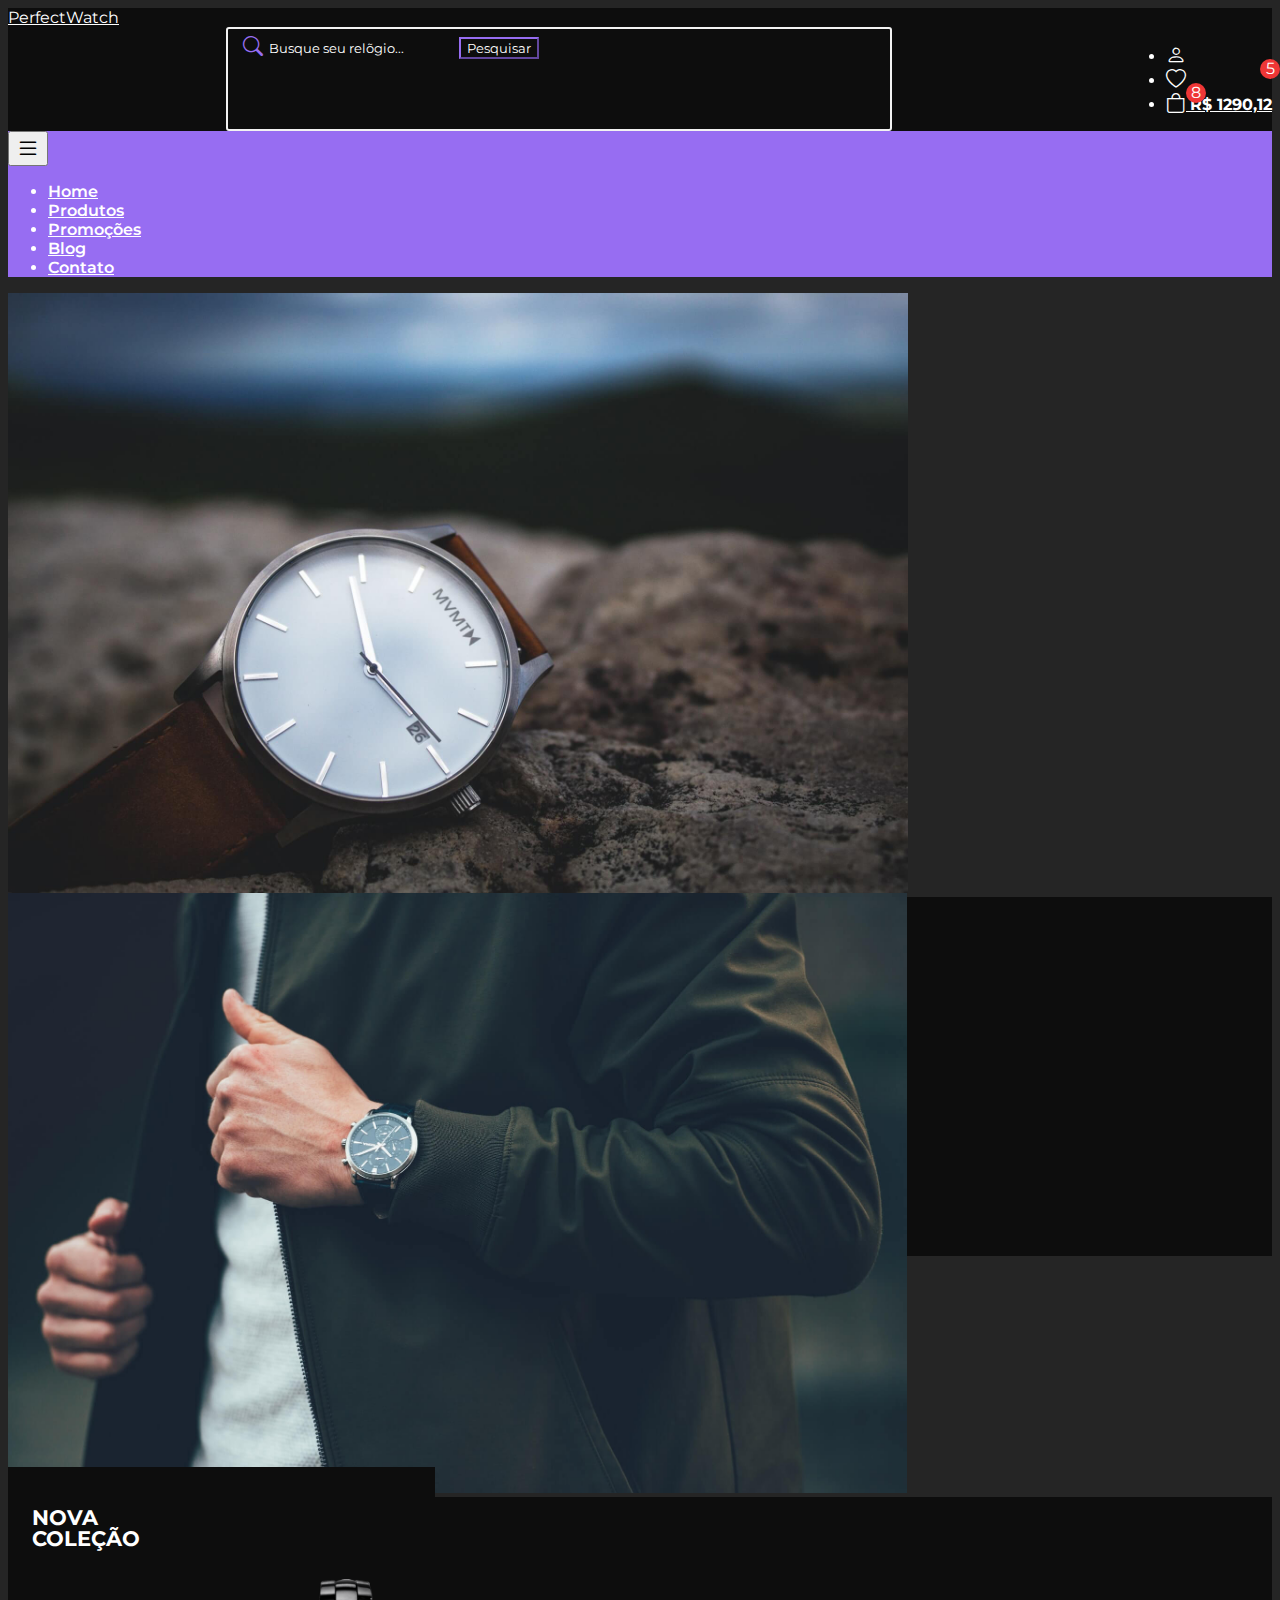
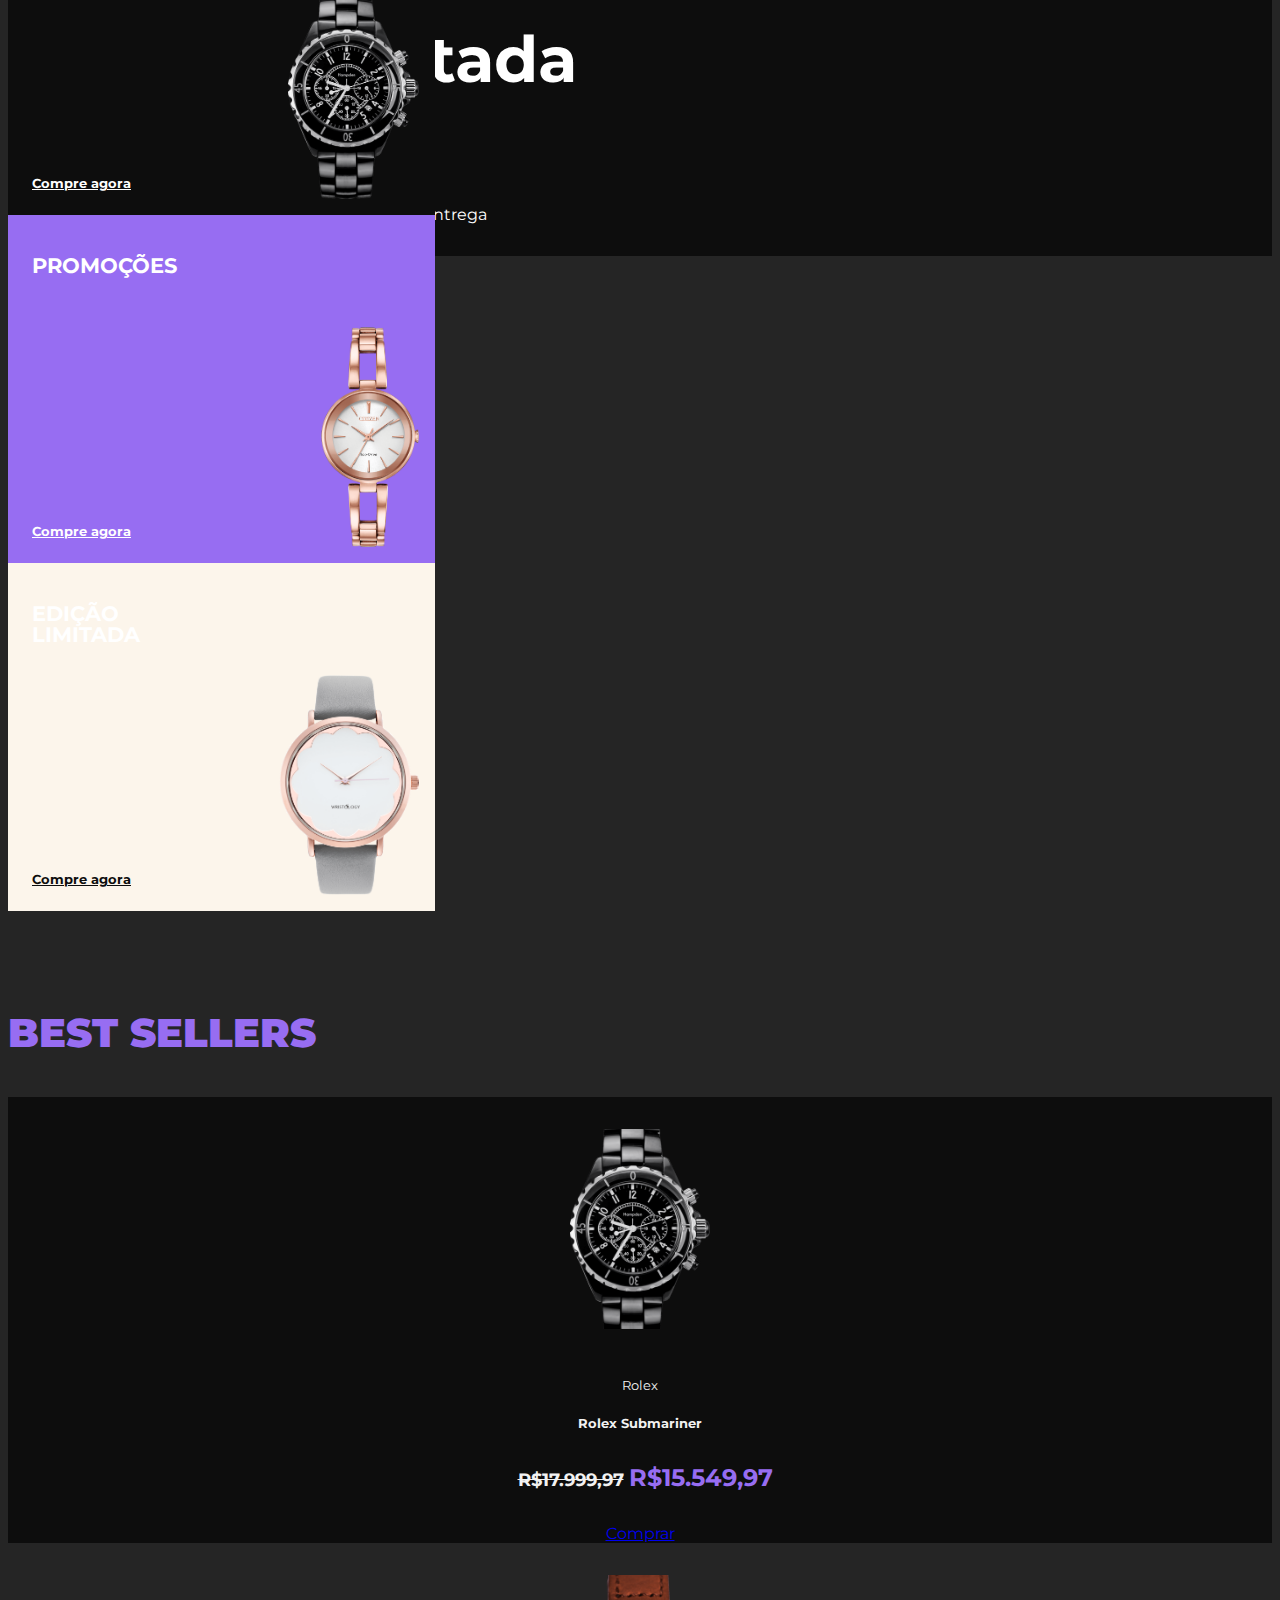
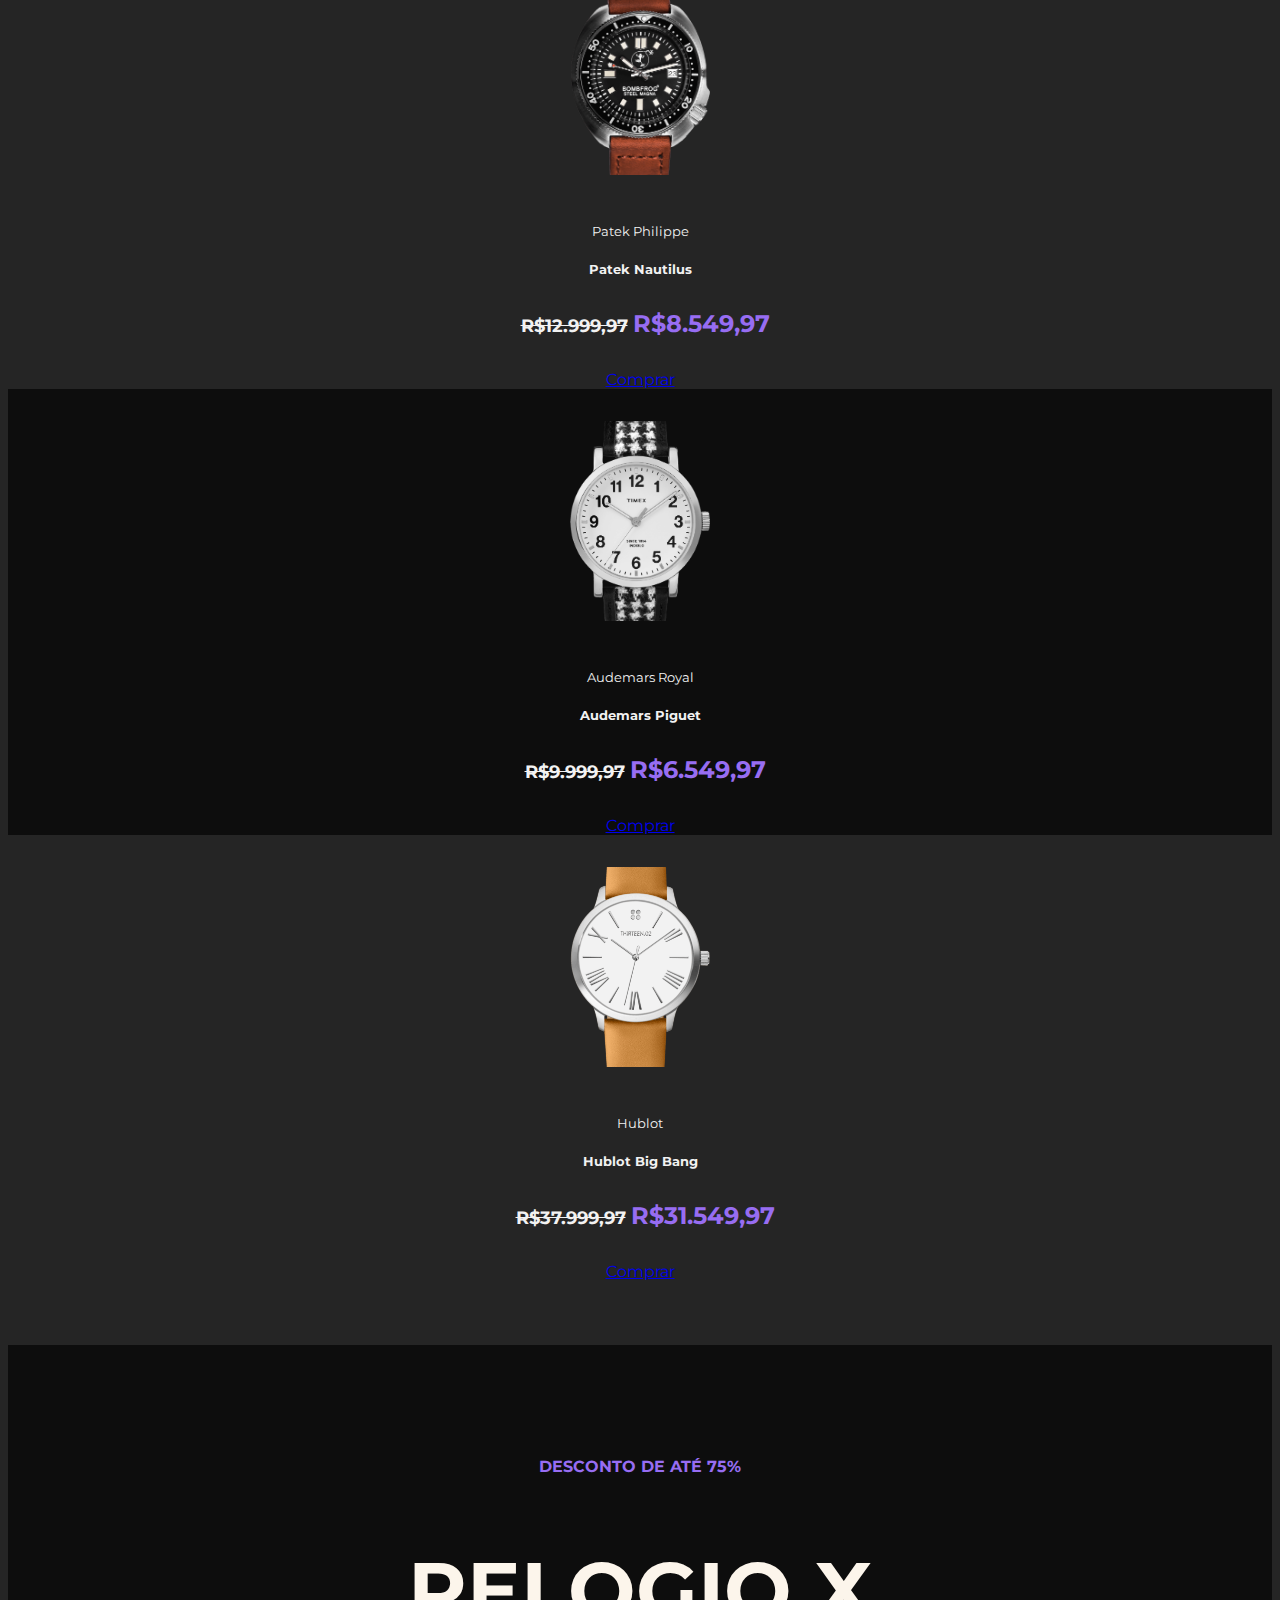
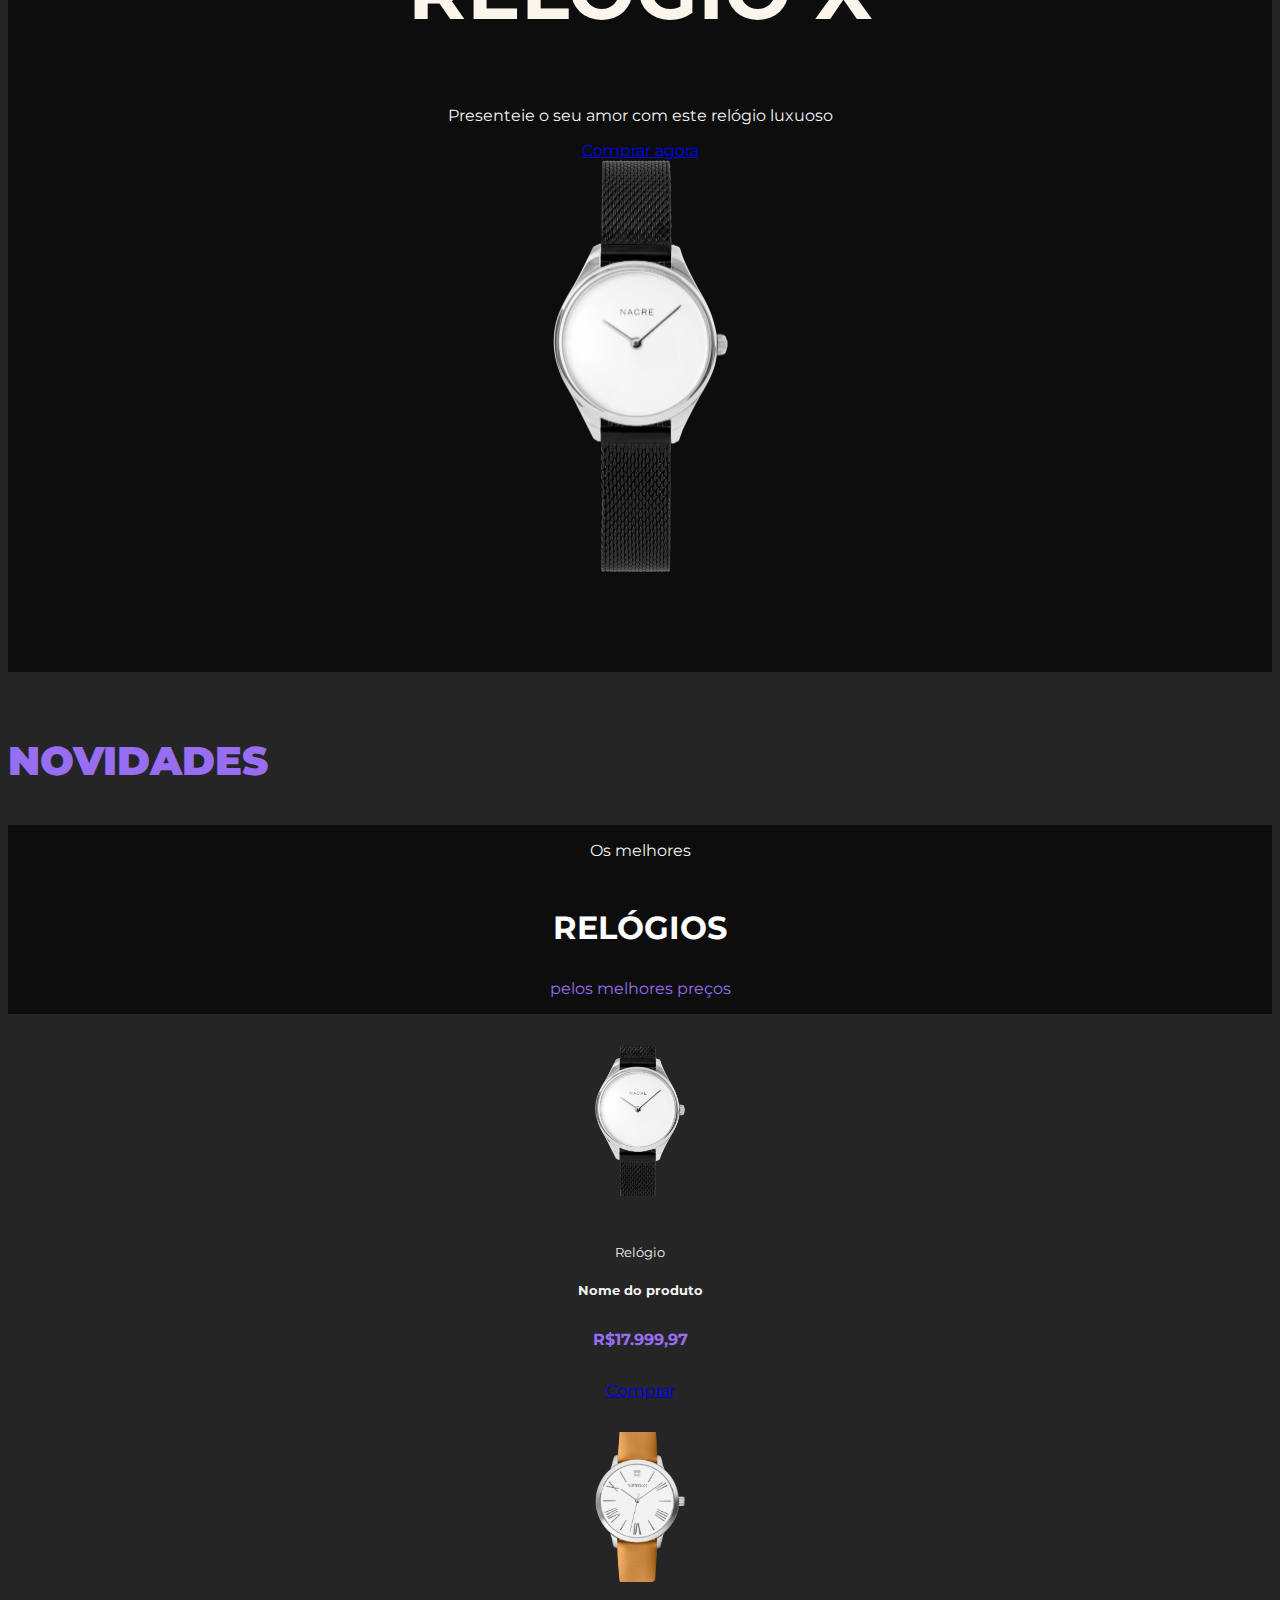
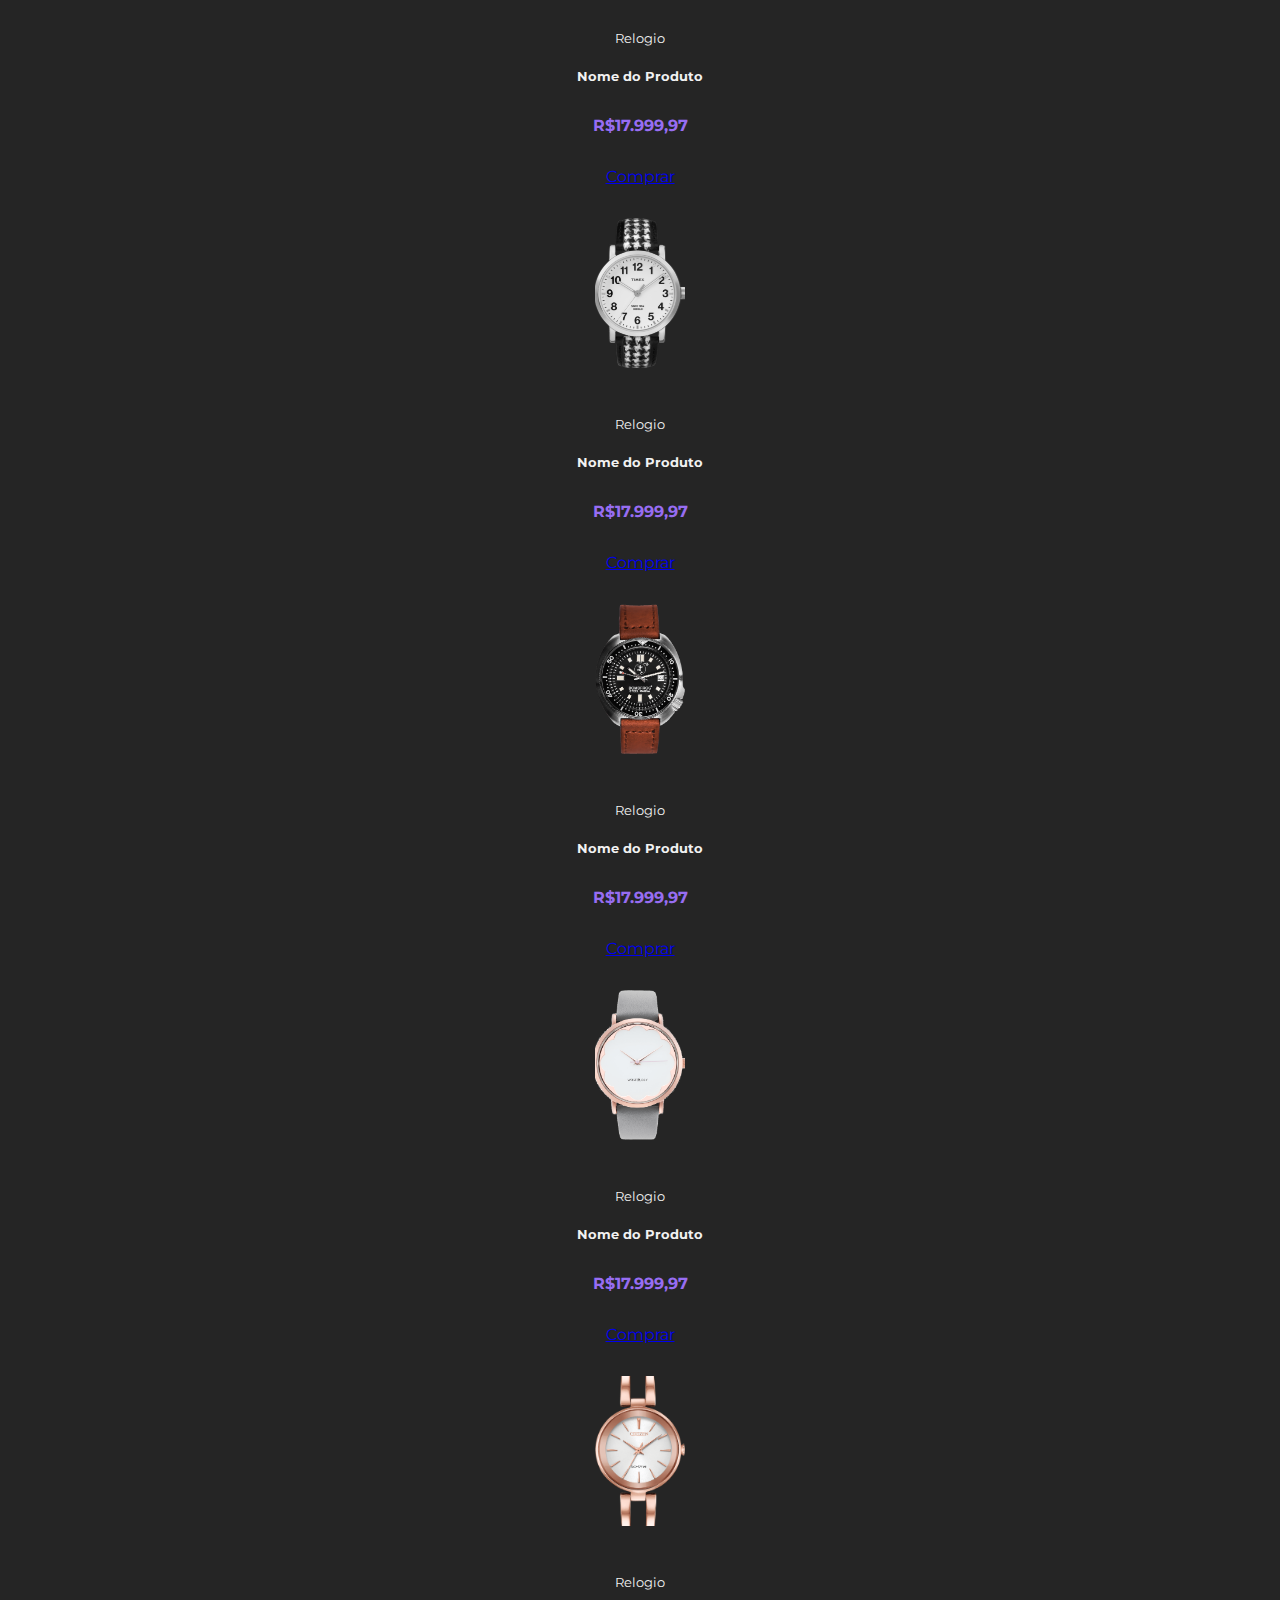
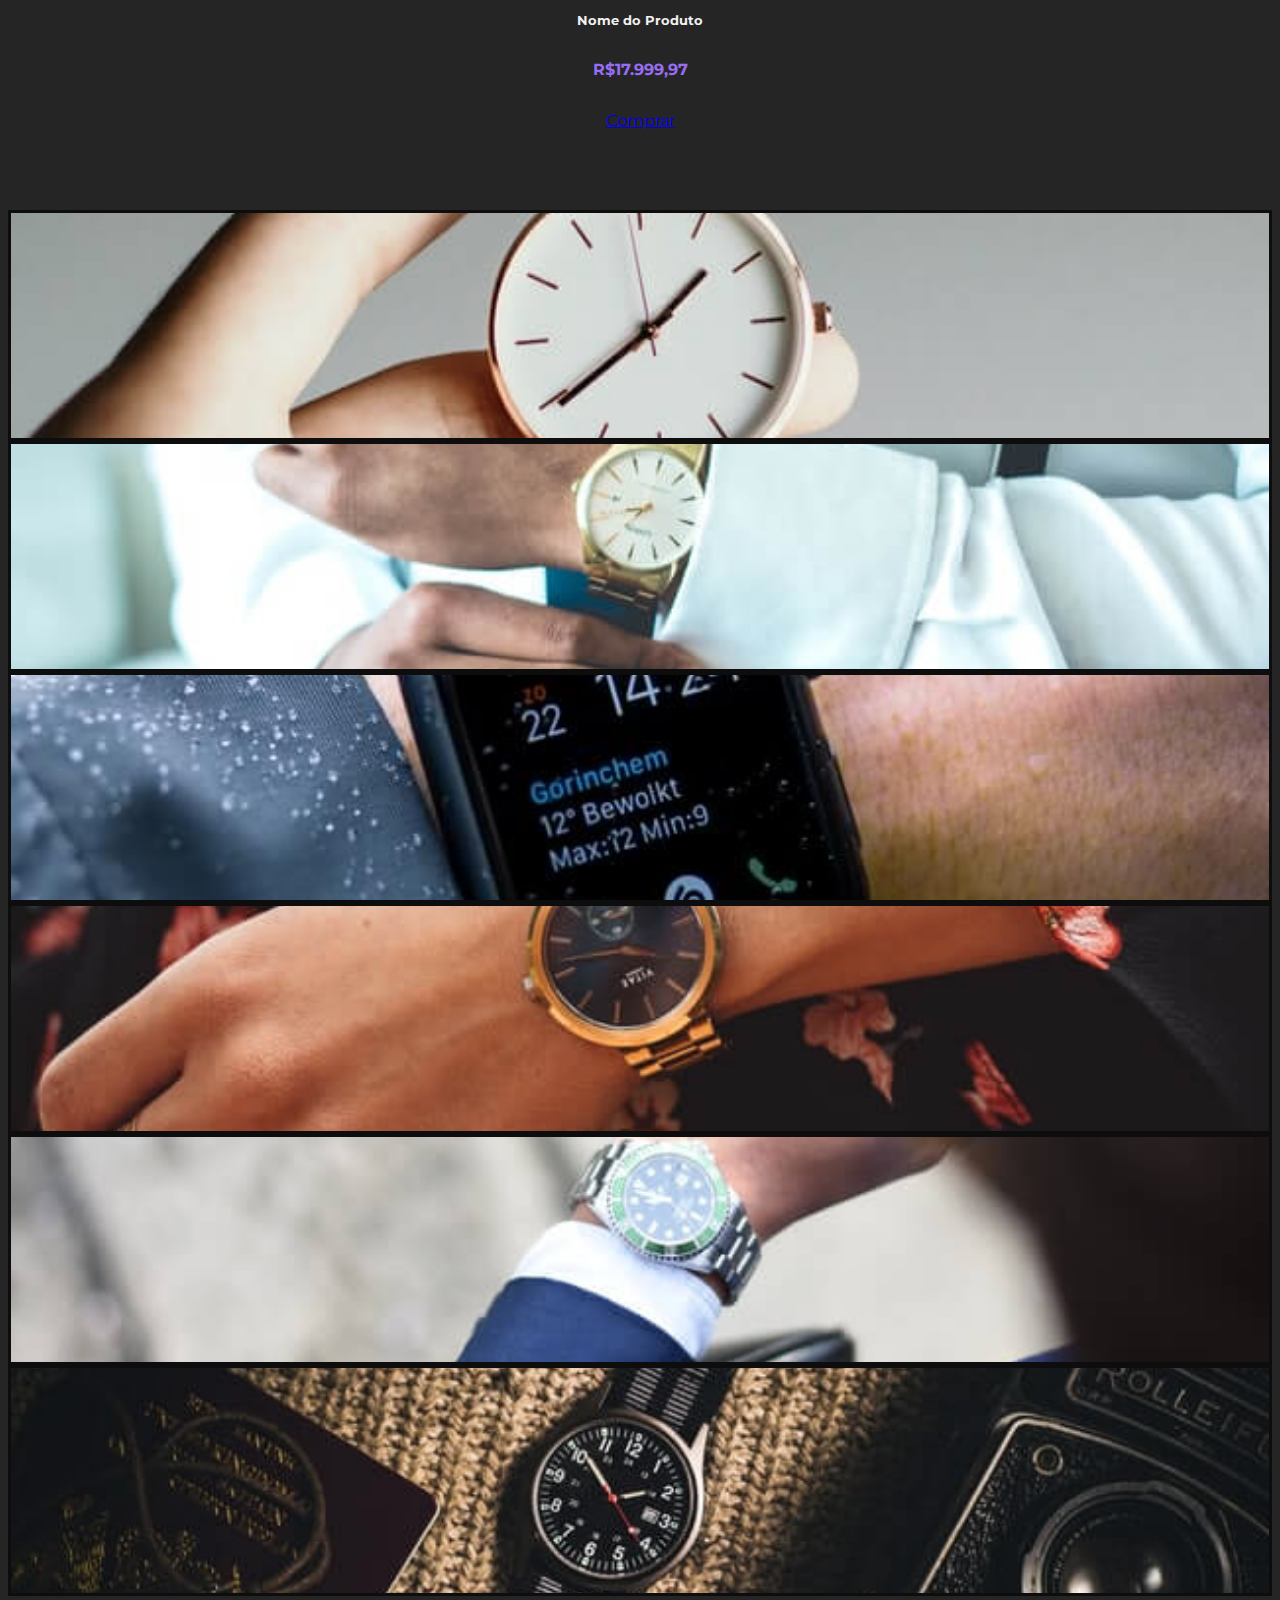
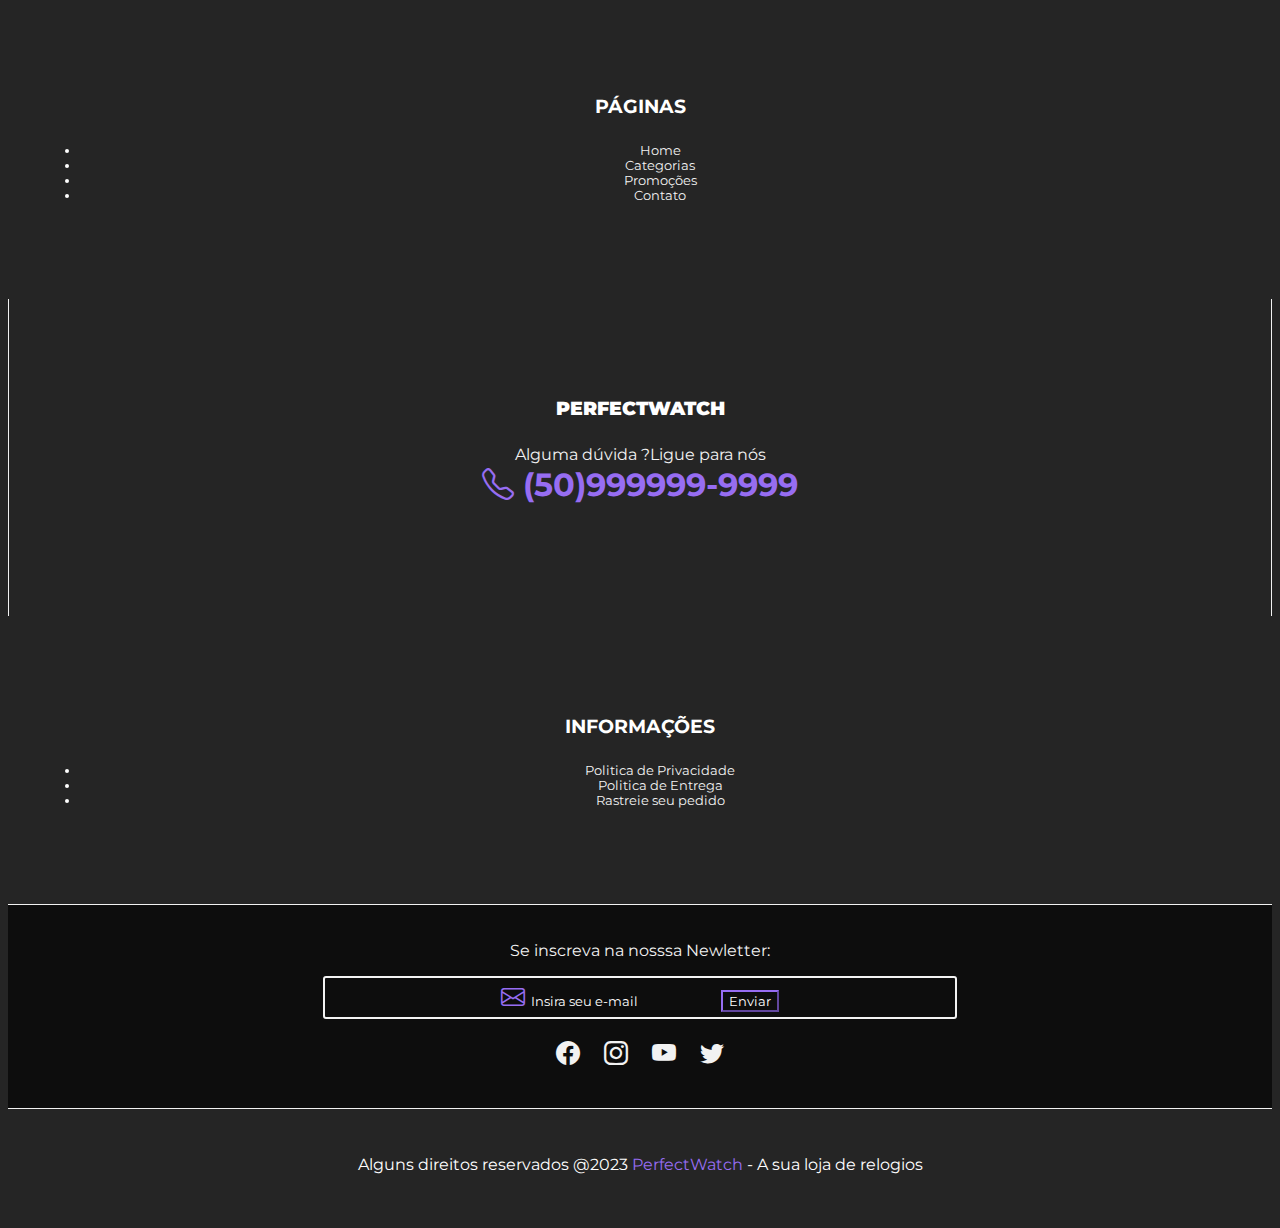
<file: 12_ PerfectWatch/Fase 1 (Navbar) Alunos/index.html>
<!DOCTYPE html>
<html lang="pt-br">
<head>
  <meta charset="UTF-8">
  <meta http-equiv="X-UA-Compatible" content="IE=edge">
  <meta name="viewport" content="width=device-width, initial-scale=1.0">
  <title>PerfectWatch</title>

  <!-- Favicon -->
  <link rel="shortcut icon" href="img/favicon.ico" type="image/x-icon">

  <!-- Google fonts -->
  <link rel="preconnect" href="https://fonts.googleapis.com">
  <link rel="preconnect" href="https://fonts.gstatic.com" crossorigin>
  <link href="https://fonts.googleapis.com/css2?family=Montserrat:ital,wght@0,100;0,200;0,300;0,400;0,500;0,600;0,700;0,800;0,900;1,100;1,200;1,300;1,400;1,500;1,600;1,700;1,800;1,900&display=swap" rel="stylesheet">

  <!-- Link (Bootstrap) -->
  <link href="https://cdn.jsdelivr.net/npm/bootstrap@5.3.1/dist/css/bootstrap.min.css" rel="stylesheet" integrity="sha384-4bw+/aepP/YC94hEpVNVgiZdgIC5+VKNBQNGCHeKRQN+PtmoHDEXuppvnDJzQIu9" crossorigin="anonymous">
  
  <!-- Link para (Bootstrap Icons) -->
  <link rel="stylesheet" href="https://cdn.jsdelivr.net/npm/bootstrap-icons@1.10.5/font/bootstrap-icons.css">

  <!-- Link CSS (Próprio) -->
  <link rel="stylesheet" href="css/styles.css">

  <!-- JavaScript Bundle with Popper -->
  <script src="https://cdn.jsdelivr.net/npm/bootstrap@5.3.1/dist/js/bootstrap.bundle.min.js" integrity="sha384-HwwvtgBNo3bZJJLYd8oVXjrBZt8cqVSpeBNS5n7C8IVInixGAoxmnlMuBnhbgrkm" crossorigin="anonymous" defer></script>
  
</head>
<body>
  <!-- NAVBAR -->

  <!-- Primeira Barra de Navegação -->
  <nav class="navbar navbar-expand-lg destaque py-4 px-2" id="navbar">
    <div class="container">
      <!-- Marca ou logo -->
      <a class="navbar-brand" href="#">PerfectWatch</a>

      <!-- Items da barra de navegação -->
      <div id="navbar-items">
        <div></div> <!-- Espaço vazio. usado para fazer a divisão do layout-->

        <!-- Formulário de busca -->
        <form class="d-flex" id="search-form">
          <i class="bi bi-search primary-color"></i> <!--Ícone de pesquisa-->
          <input class="form-control me-2" type="search" placeholder="Busque seu relõgio..." aria-label="Search">
          <button class="btn secondary-bg-color" type="submit">Pesquisar</button>
        </form>

        <!-- Ícones da barra de navegação -->
        <ul class="navbar-nav mb-2 mb-lg-0" >
          <li class="nav-item">
            <a  class="nav-link" href="#">
              <i class="bi bi-person"></i><!--link para o perfil do usuário-->
            </a>
          </li>
          <li class="nav-item">
            <a  class="nav-link" href="#">
              <i class="bi bi-heart"></i><!--link para favoritos-->
            </a>
            <span class="qty-info">5</span><!--Quantidade de itens (ex:favoritos)-->
          </li>
          <li class="nav-item" id="bag-item">
            <a  class="nav-link" href="#">
              <i class="bi bi-bag"></i><!--link para o carrinho-->
              <b>R$ 1290,12</b><!--Valor total do carrinho-->
            </a>
            <span class="qty-info">8</span> <!--Quantidade de itens no carrinho-->
          </li>  
        </ul>    
      </div>
    </div>
  </nav>

  <!-- Barra de Navegação Inferior -->

  <nav class="navbar navbar-expand-lg secondary-bg-color p-2" id="bottom-navbar-container">
    <div class="container">
      <!-- Botão para mostrar/esconder o menu -->
      <button class="navbar-toggler" type="button" data-bs-toggle="collapse" data-bs-target="#bottom-navbar" aria-controls="bottom-navbar" aria-expanded="false" aria-label="Toggle navigation">
        <i class="bi bi-list"></i><!--Ícone de lista (para menu mobile)-->
      </button>

      <!-- Itens do menu de navegação inferior -->
      <ul class="navbar-nav mb-2 mb-lg-0 collapse navbar-collapse" id="bottom-navbar">
        <li class="nav-item sobre">
          <a class="nav-link" href="#">
            Home
          </a>
        </li>
        <li class="nav-item sobre">
          <a class="nav-link" href="#">
            Produtos
          </a>
        </li>
        <li class="nav-item sobre">
          <a class="nav-link" href="#">
            Promoções
          </a>
        </li>
        <li class="nav-item sobre">
          <a class="nav-link" href="#">
            Blog
          </a>
        </li>
        <li class="nav-item sobre">
          <a class="nav-link" href="#">
            Contato
          </a>
        </li>
      </ul>
    </div>
  </nav>
 
  <!-- __________________________________________________________ -->

  <!-- BANNER -->
  <div class="container" id="banners-container">
    <div id="slider" class="carousel slide" data-bs-ride="carousel">
      <div class="carousel-inner">
        <!-- Primeiro slide do carousel -->
        <div class="carousel-item active">
          <img src="img/banner1.jpg" class="d-block w-100 img-fluid" alt="...">
          <div class="carousel-caption destaque">
            <h5>Relógio de luxo</h5>
            <p>Para você estar pronto em qualquer situação</p>
          </div>
        </div>
        <!-- Segundo slide do carousel -->
        <div class="carousel-item ">
          <img src="img/banner3.jpg" class="d-block w-100 img-fluid" alt="...">
          <div class="carousel-caption destaque">
            <h5>Linha importada</h5>
            <p>Conheça os melhores relógios suiços, com pronta entrega</p>
          </div>
        </div>
      </div>
      <!-- Botões de controle para navegar entre slide -->
      <button class="carousel-control-prev" type="button" data-bs-target="#slider" data-bs-slide="prev">
        <span class="carousel-control-prev-icon" aria-hidden="true"></span>
        <span class="visually-hidden">Previous</span>
      </button>
      <button class="carousel-control-next" type="button" data-bs-target="#slider" data-bs-slide="next">
        <span class="carousel-control-next-icon" aria-hidden="true"></span>
        <span class="visually-hidden">Next</span>
      </button>
    </div>

    <!-- MINI BANNERS -->
    <div class="container" id="mini-banners">
      <!-- Linha de mini banners -->
      <div class="row justify-content-around">
        <!-- Mini banner 1 -->
        <div class="col-12 dark-bg-color" id="mini-banner-1">
          <h2>Nova Coleção</h2>
          <img src="img/relogio1.png" alt="Relógio 1">
          <a href="#">Compre agora</a>
        </div>
        <!-- Mini banner 2 -->
        <div class="col-12 secondary-bg-color" id="mini-banner-2">
          <h2>Promoções</h2>
          <img src="img/relogio2.png" alt="Relógio 2">
          <a href="#">Compre agora</a>
        </div>
        <!-- Mini banner 3 -->
        <div class="col-12 light-bg-color" id="mini-banner-3">
          <h2 class="text-dark">Edição Limitada</h2>
          <a href="#">Compre agora</a>
          <img src="img/relogio3.png" alt="Relógio 1">
        </div>
      </div>
    </div>
  </div>

  <!-- _________________________________________________ -->
  <!-- BEST SELLERS -->
   
   <div class="container" id="best-sellers">
    <!-- Titulo da seção -->
    <h2 class="title primary-color">Best Sellers</h2>

    <!-- Linha com os produtos best sellers -->
    <div class="row">
      <!-- Primeiro produto -->
      <div class="co-12 col-md-3">
        <div class="card destaque">
          <img src="img/relogio1.png" class="card-img-top img-fluid" alt="Relógio">
          <div class="card-body">
            <!-- Categoria do produto -->
            <p class="card-category secondary-color">Rolex</p>
            <!-- Titulo do produto -->
            <h5 class="card-title secondary-color">Rolex Submariner</h5>
            <p class="card-text primary-color">
              <!-- Preço original e preço com desconto do produto -->
              <span class="original-price">R$17.999,97</span>
              <span class="discount-price">R$15.549,97</span>
            </p>
            <!-- Botão de compra do produto -->
            <a href="#" class="btn btn-primary">Comprar</a>
          </div>
        </div>
      </div>
       <!-- Segundo produto -->
       <div class="co-12 col-md-3">
        <div class="card primary-bg-color">
          <img src="img/relogio4.png" class="card-img-top img-fluid" alt="Relógio">
          <div class="card-body">
            <!-- Categoria do produto -->
            <p class="card-category secondary-color">Patek Philippe</p>
            <!-- Titulo do produto -->
            <h5 class="card-title secondary-color">Patek Nautilus</h5>
            <p class="card-text primary-color">
              <!-- Preço original e preço com desconto do produto -->
              <span class="original-price">R$12.999,97</span>
              <span class="discount-price">R$8.549,97</span>
            </p>
            <!-- Botão de compra do produto -->
            <a href="#" class="btn btn-primary">Comprar</a>
          </div>
        </div>
      </div>
      <!-- Terceiro produto -->
      <div class="col-12 col-md-3">
        <div class="card destaque">
          <img src="img/relogio5.png" class="card-img-top img-fluid" alt="Relógio">
          <div class="card-body">
            <!-- Categoria do produto -->
            <p class="card-category secondary-color">Audemars Royal</p>
            <!-- Titulo do produto -->
            <h5 class="card-title secondary-color">Audemars Piguet</h5>
            <p class="card-text primary-color">
              <!-- Preço original e preço com desconto do produto -->
              <span class="original-price">R$9.999,97</span>
              <span class="discount-price">R$6.549,97</span>
            </p>
            <!-- Botão de compra do produto -->
            <a href="#" class="btn btn-primary">Comprar</a>
          </div>
        </div>
      </div>
       <!-- Quarto produto -->
       <div class="col-12 col-md-3">
        <div class="card primary-bg-color">
          <img src="img/relogio6.png" class="card-img-top img-fluid" alt="Relógio">
          <div class="card-body">
            <!-- Categoria do produto -->
            <p class="card-category secondary-color">Hublot</p>
            <!-- Titulo do produto -->
            <h5 class="card-title secondary-color">Hublot Big Bang</h5>
            <p class="card-text primary-color">
              <!-- Preço original e preço com desconto do produto -->
              <span class="original-price">R$37.999,97</span>
              <span class="discount-price">R$31.549,97</span>
            </p>
            <!-- Botão de compra do produto -->
            <a href="#" class="btn btn-primary">Comprar</a>
          </div>
        </div>
      </div>
    </div>
   </div>

   <!-- ____________________________________________________________ -->
   <!-- BANNER DESTAQUE -->

   <div class="container-fluid" id="bottom-banner">
    <div class="row">
      <!-- Coluna para texto -->
      <div class="co-12 col-md-8">
        <!-- Subtitulo da oferta -->
        <p class="primary-color offer-subtitle">Desconto de até 75%</p>
        <!-- Titulo do banner -->
        <h2 class="light-color">Relogio X</h2>
        <!-- Descrição do banner -->
        <p class="secondary-color">Presenteie o seu amor com este relógio luxuoso</p>
        <!-- Botão de ação -->
        <a href="#" class="btn btn-primary">Comprar agora</a>
      </div>
      <!-- Coluna para imagem -->
      <div class="col-12 col-md-4">
        <img src="img/relogio7.png" alt="Relogio 7">
      </div>
    </div>
   </div>

   <!-- _________________________________________________________ -->
   <!-- NOVIDADES (New Products) -->

   <div class="container" id="new-products">
    <!-- Titulo da seção -->
    <h2 class="title primary-color"> Novidades</h2>

    <!-- Linhas com conteudo da seção -->
    <div class="row">
      <!-- Coluna para o banner de Novidades (apenas em telas maiores) -->
      <div class="col-12 col-md-3 d-none d-md-flex" id="new-products-banner">
        <!-- Subtitulo do banner -->
        <p class="secondary-color"> Os melhores</p>
        <!-- Titulo do banner -->
        <h3>Relógios</h3>
        <!-- Descriçao do banner -->
        <p class="primary-color">pelos melhores preços</p>
      </div>
      <!-- Coluna principal para os produtos -->
      <div class="col-12 col-md-9">
        <!-- Linha para os cards de produtos -->
        <div class="row">
          <!-- Primeiro produto -->
          <div class="col-12 col-md-4">
            <div class="card primary-bg-color">
              <!-- Imagem do produto -->
              <img src="img/relogio7.png" class="card-img-top img-fluid" alt="Relógio">
              <div class="card-body">
                <!-- Categoria do produto -->
                <p class="card-category secondary-color">Relógio</p>
                <!-- Titulo do produto -->
                <h5 class="card-title secondary-color">Nome do produto</h5>
                <!-- Preço do produto -->
                <p class="card-text primary-color">R$17.999,97</p>
                <!-- Botão de compra -->
                <a href="#" class="btn btn-primary">Comprar</a>
              </div>
            </div>
          </div>
          <!-- Segundo produto -->
          <div class="col-12 col-md-4">
            <div class="card primary-bg-color">
              <img src="img/relogio6.png" class="card-img-top img-fluid" alt="relógio">
              <div class="card-body">
                <p class="card-category secondary-color">Relogio</p>
                <h5 class="card-title secondary-color">Nome do Produto</h5>
                <p class="card-text primary-color">R$17.999,97</p>
                <a href="#" class="btn btn-primary">Comprar</a>
              </div>
            </div>
          </div>
           <!-- Terceiro produto -->
           <div class="col-12 col-md-4">
            <div class="card primary-bg-color">
              <img src="img/relogio5.png" class="card-img-top img-fluid" alt="relógio">
              <div class="card-body">
                <p class="card-category secondary-color">Relogio</p>
                <h5 class="card-title secondary-color">Nome do Produto</h5>
                <p class="card-text primary-color">R$17.999,97</p>
                <a href="#" class="btn btn-primary">Comprar</a>
              </div>
            </div>
          </div>
           <!-- Quarto produto -->
           <div class="col-12 col-md-4">
            <div class="card primary-bg-color">
              <img src="img/relogio4.png" class="card-img-top img-fluid" alt="relógio">
              <div class="card-body">
                <p class="card-category secondary-color">Relogio</p>
                <h5 class="card-title secondary-color">Nome do Produto</h5>
                <p class="card-text primary-color">R$17.999,97</p>
                <a href="#" class="btn btn-primary">Comprar</a>
              </div>
            </div>
          </div>
           <!-- Quinto produto -->
           <div class="col-12 col-md-4">
            <div class="card primary-bg-color">
              <img src="img/relogio3.png" class="card-img-top img-fluid" alt="relógio">
              <div class="card-body">
                <p class="card-category secondary-color">Relogio</p>
                <h5 class="card-title secondary-color">Nome do Produto</h5>
                <p class="card-text primary-color">R$17.999,97</p>
                <a href="#" class="btn btn-primary">Comprar</a>
              </div>
            </div>
          </div>
           <!-- Sexto produto -->
           <div class="col-12 col-md-4">
            <div class="card primary-bg-color">
              <img src="img/relogio2.png" class="card-img-top img-fluid" alt="relógio">
              <div class="card-body">
                <p class="card-category secondary-color">Relogio</p>
                <h5 class="card-title secondary-color">Nome do Produto</h5>
                <p class="card-text primary-color">R$17.999,97</p>
                <a href="#" class="btn btn-primary">Comprar</a>
              </div>
            </div>
          </div>
        </div>
      </div>
    </div>
   </div>
   <!-- ______________________________________________________________ -->
   <!-- GALLERY -->

   <div class="container-fluid" id="gallery">
    <div class="row">
      <!-- Colunas para as imagens da galeria -->
      <div class="col-6 col-md-2 image-container" id="insta1" ></div>
      <div class="col-6 col-md-2 image-container" id="insta2" ></div>
      <div class="col-6 col-md-2 image-container" id="insta3" ></div>
      <div class="col-6 col-md-2 image-container" id="insta4" ></div>
      <div class="col-6 col-md-2 image-container" id="insta5" ></div>
      <div class="col-6 col-md-2 image-container" id="insta6" ></div>
    </div>
   </div>

   <!-- FOOTER -->
   <footer id="footer">
    <div class="container-fluid" id="footer-links-container">
      <div class="row">
        <!-- Colunas para link de páginas -->
        <div class="col-12 col-md-4 footer-column">
          <h3>Páginas</h3>
          <!-- Lista de link de página -->
          <ul class="list-unstyled">
            <li class="mb-2"><a href="#" class="secondary-color">Home</a></li>
            <li class="mb-2"><a href="#" class="secondary-color">Categorias</a></li>
            <li class="mb-2"><a href="#" class="secondary-color">Promoções</a></li>
            <li class="mb-2"><a href="#" class="secondary-color">Contato</a></li>
          </ul>
        </div>
        <div class="col-12 col-md-4 footer-column" id="footer-center">
          <h3>PerfectWatch</h3>
          <p class="secondary-color">Alguma dúvida ?Ligue para nós</p>
          <p class="store-phone"><i class="bi bi-telephone"></i> (50)999999-9999</p>
        </div>
        <div class="col-12 col-md-4 footer-column">
          <h3>Informações</h3>
          <ul class="list-unstyled">
            <li class="mb-2"><a href="#" class="secondary-color">Politica de Privacidade</a></li>
            <li class="mb-2"><a href="#" class="secondary-color">Politica de Entrega</a></li>
            <li class="mb-2"><a href="#" class="secondary-color">Rastreie seu pedido</a></li>
          </ul>
        </div>
      </div>
    </div>

    <!-- Seção para a newletter -->

    <div class="container-fluid" id="newsletter-container">
      <div class="col-12">
        <div class="row">
          <p class="secondary-color">Se inscreva na nosssa Newletter:</p>
          <!-- Formulario para inscrição na newsletter -->
          <form class="d-flex" id="news-form">
            <i class="bi bi-envelope primary-color"></i>
            <input class="form-control me-2" placeholder="Insira seu e-mail">
            <button class="btn secondary-bg-color" type="submit">Enviar</button>
          </form>
        </div>
      </div>
      <!-- Icones de redes sociais -->
      <div class="col-12" id="social-container">
        <i class="bi bi-facebook"></i>
        <i class="bi bi-instagram"></i>
        <i class="bi bi-youtube"></i>
        <i class="bi bi-twitter"></i>
      </div>
    </div>

    <!-- Texto de direitos autorais -->
    <div class="container" id="copy-container">
      <p>Alguns direitos reservados @2023 <span class="primary-color">PerfectWatch</span> - A sua loja de relogios</p>
    </div>
   </footer>
</body>
</html>
</file>
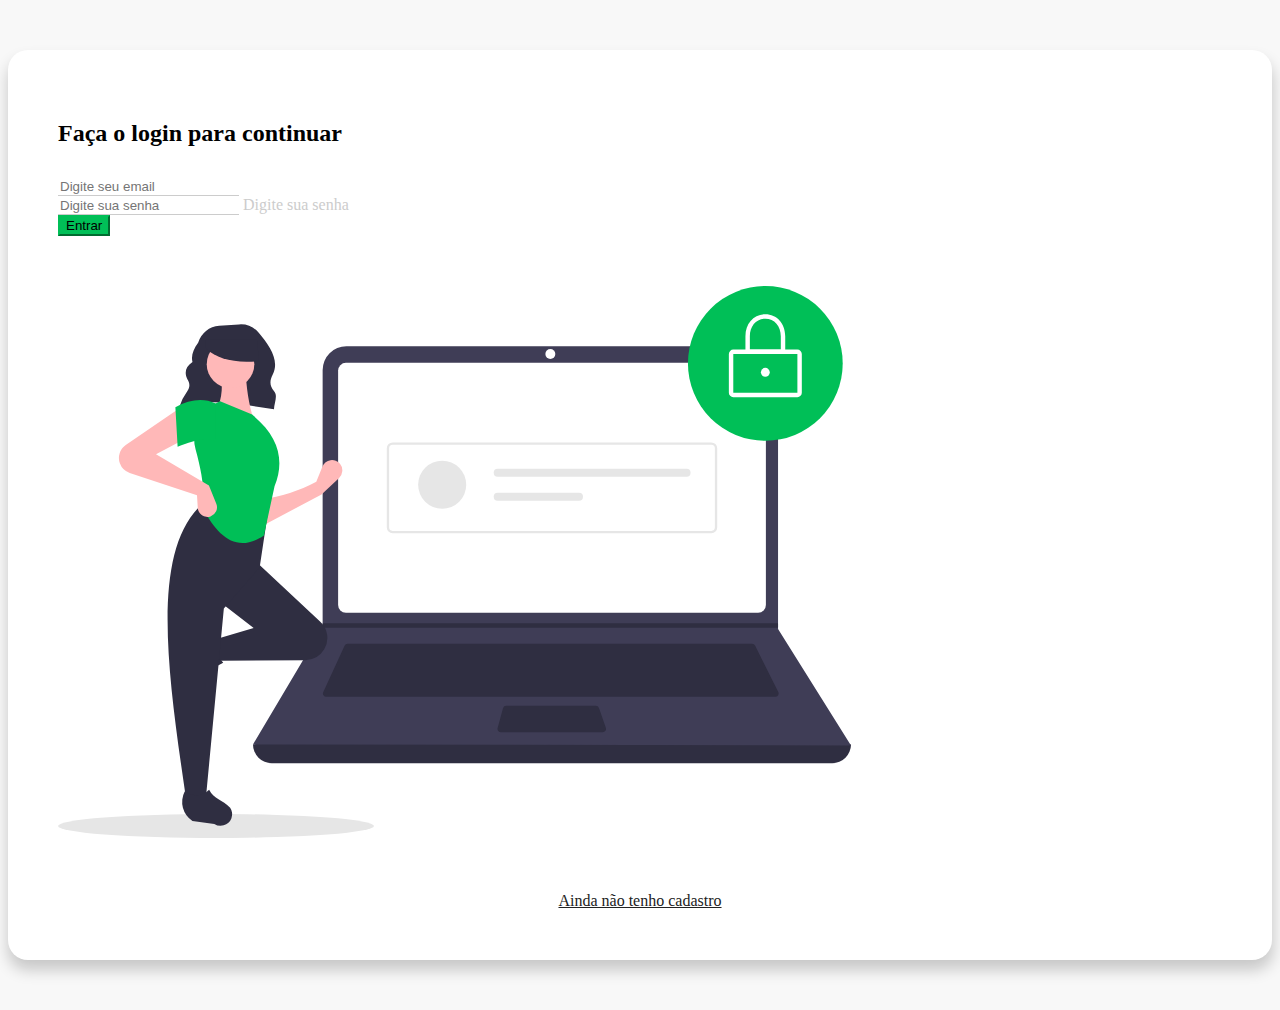
<file: 10_EX_Formulários (Alunos)/login.html>
<!DOCTYPE html>
<html lang="pt-br">
<head>
  <meta charset="UTF-8">
  <meta http-equiv="X-UA-Compatible" content="IE=edge">
  <meta name="viewport" content="width=device-width, initial-scale=1.0">

  <!-- Link (Bootstrap) -->
  <link href="https://cdn.jsdelivr.net/npm/bootstrap@5.3.1/dist/css/bootstrap.min.css" rel="stylesheet" integrity="sha384-4bw+/aepP/YC94hEpVNVgiZdgIC5+VKNBQNGCHeKRQN+PtmoHDEXuppvnDJzQIu9" crossorigin="anonymous">

  <!-- JavaScript Bundle with Popper -->
  <script src="https://cdn.jsdelivr.net/npm/bootstrap@5.3.1/dist/js/bootstrap.bundle.min.js" integrity="sha384-HwwvtgBNo3bZJJLYd8oVXjrBZt8cqVSpeBNS5n7C8IVInixGAoxmnlMuBnhbgrkm" crossorigin="anonymous" defer></script>

  <!-- Link CSS (Próprio) -->
  <link rel="stylesheet" href="css/styles.css">

  <title>Login</title>
</head>
<body>
  <div class="container col-11 col-md-9" id="form-container">
    <!-- Cria um container responsivo com largura personalizada em diferentes breakpoints -->
    <div class="row align-items-center gx-5">
      <!-- Cria uma linha com elementos alinhados verticalmente e espaçaento horizontal personalizado -->
      <div class="col-md-6 order-md-2">
        <!-- Cria uma coluna responsiva para dispositivos médios, altera a ordfem de exibição em dispositivos médios -->
        <h2>Faça o login para continuar</h2>

        <form>
          <!-- Cria um formulario -->
          <div class="form-floating mb-3">
            <!-- Cria um campo de formulario com estilo de flutuação e margem iferior -->
            <input type="email" class="form-control" id="email" name="email" placeholder="Digite seu email" >
            <!-- Cria um campo de entrada de email -->
          </div>
          <div class="form-floating mb-3">
            <input type="password" class="form-control" id="password" name="password" placeholder="Digite sua senha">
            <label for="password" class="form-label">Digite sua senha</label>
          </div>
          <input type="submit" class="btn btn-primary botao" value="Entrar">
          <!-- Cri aum botão de envio do formulario com estilo primario -->
        </form>
      </div>
      <div class="col-md-6 order-md-1">
        <div class="col-12">
          <!-- Cria uma coluna ocupando 12 colunas em todos os breakpoints -->
          <img src="img/login.svg" alt="Hello New Customer" class="img-fluid">
          <!-- Criauma imagem responsiva ocupando toda largura disponivel -->
        </div>
        <div class="col-12" id="link-container">
          <!-- Cria uma coluna ocupando 12 colunas em todos os breakpoints com ID "link-container" -->
          <a href="register.html">Ainda não tenho cadastro</a>
          <!-- Cri aum link para a pagina "register.html" -->
        </div>
      </div>
    </div>
  </div>
<!-- Digitar programa (Aqui) -->

</body>
</html>
</file>
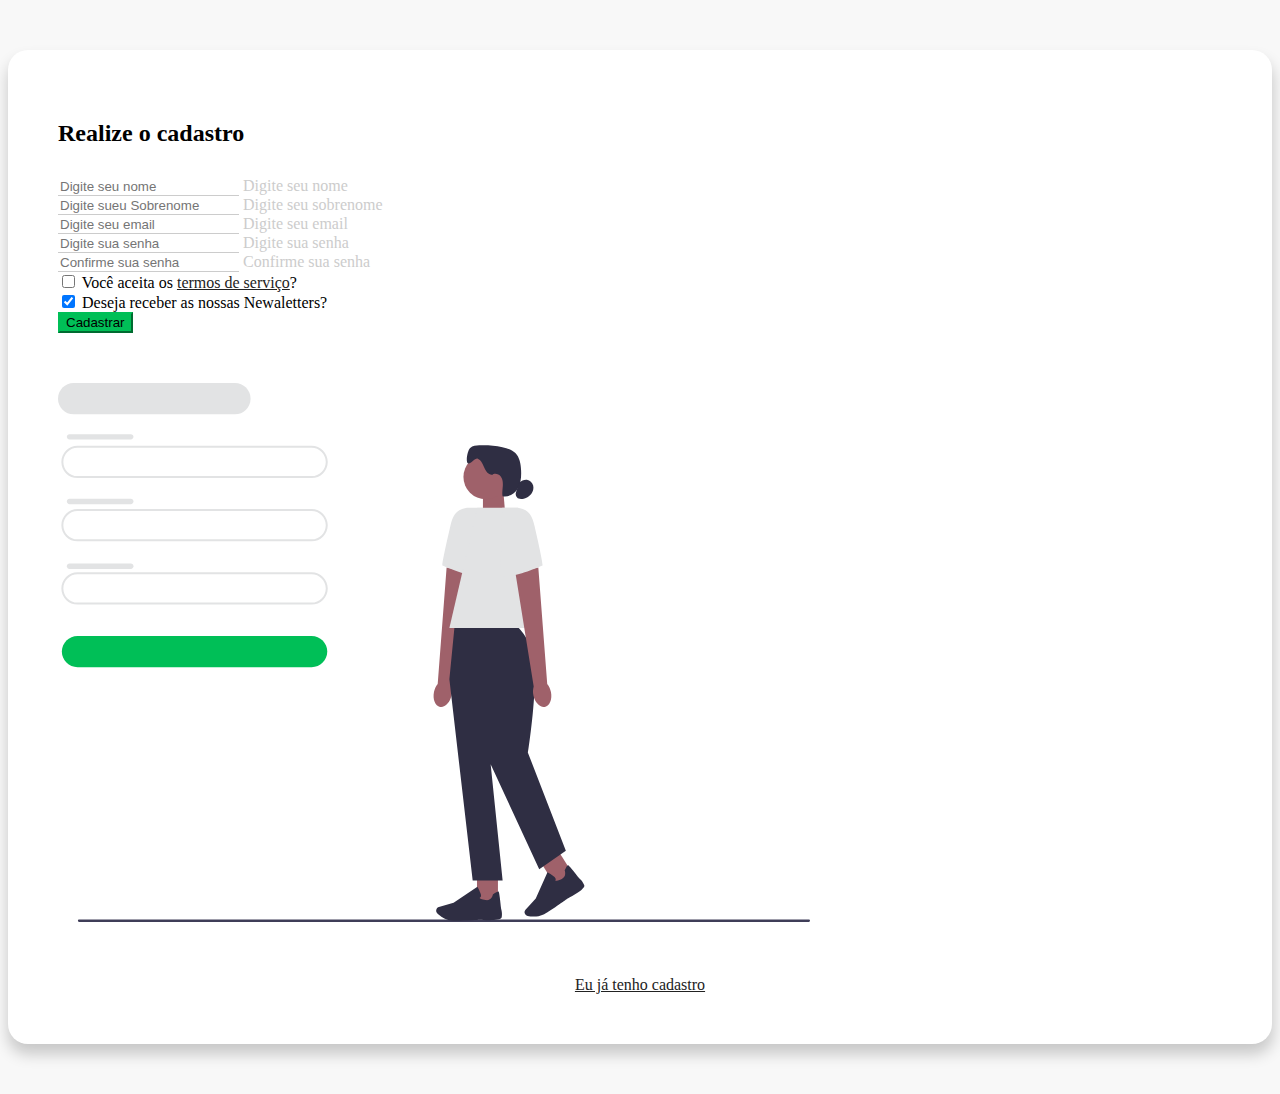
<file: 10_EX_Formulários (Alunos)/register.html>
<!DOCTYPE html>
<html lang="pt-br">
<head>
    <meta charset="UTF-8">
    <meta http-equiv="X-UA-Compatible" content="IE=edge">
    <meta name="viewport" content="width=device-width, initial-scale=1.0">

  <!-- Link (Bootstrap) -->
  <link href="https://cdn.jsdelivr.net/npm/bootstrap@5.3.1/dist/css/bootstrap.min.css" rel="stylesheet" integrity="sha384-4bw+/aepP/YC94hEpVNVgiZdgIC5+VKNBQNGCHeKRQN+PtmoHDEXuppvnDJzQIu9" crossorigin="anonymous">

  <!-- JavaScript Bundle with Popper -->
  <script src="https://cdn.jsdelivr.net/npm/bootstrap@5.3.1/dist/js/bootstrap.bundle.min.js" integrity="sha384-HwwvtgBNo3bZJJLYd8oVXjrBZt8cqVSpeBNS5n7C8IVInixGAoxmnlMuBnhbgrkm" crossorigin="anonymous" defer></script>

  <!-- Link CSS (Próprio) -->
  <link rel="stylesheet" href="css/styles.css">

    <title>Register</title>
</head>
<body>
  <!-- Digitar programa (Aqui) -->
  <div class="container col-11 col-md-9" id="form-container">
    <!-- Cria um container responsivo com largura personalizada em diferentes breakpoints -->
    <div class="row gx-5">
      <!-- Cria uma lista com espaçamento horizontal personalizado -->
      <div class="col-md-6">
        <!-- Cria uma coluna responsiva para dispositivos médios -->
        <h2>Realize o cadastro</h2>
        <!-- Cria cabeçalho de segundo nível -->
        <form>
          <!-- Cria um formulário -->
          <div class="form-floating mb-3">
            <!-- Cria um campo de formulário com estilo de flutuação e margem inferior -->
            <input type="text" class="form-control" id="name" name="name" placeholder="Digite seu nome">
            <!-- Cria um campo de entrada de nome -->
            <label for="name" class="form-label" >Digite seu nome</label>
            <!-- Cria um rótulo para o campo de email -->
          </div>

          <div class="form-floating mb-3">
            <input type="text" class="form-control" id="lastname" name="lastname" placeholder="Digite sueu Sobrenome">
            <label for="lastname" class="form-label" >Digite seu sobrenome</label>
          </div>

          <div class="form-floating mb-3">
            <!-- Cria um campo de formulário com estilo de flutuação e margem inferior -->
            <input type="email" class="form-control" id="email" name="email" placeholder="Digite seu email">
            <!-- Cria um campo de entrada de email -->
            <label for="email" class="form-label" >Digite seu email</label>
            <!-- Cria um rótulo para o campo de email -->
          </div>
          <div class="form-floating mb-3">
            <input type="password" class="form-control" id="password" name="password" placeholder="Digite sua senha">
            <label for="password" class="form-label" >Digite sua senha</label>
          </div>
          <div class="form-floating mb-3">
            <input type="password" class="form-control" id="confirmpassword" name="confirmpassword" placeholder="Confirme sua senha">
            <label for="password" class="form-label" >Confirme sua senha</label>
          </div>
          <div class="mb-3">
            <div class="form-check mb-2">
              <!-- Cria um checkbox com estilo de formulário -->
              <input class="form-check-input" type="checkbox" value="" id="agree-term">
              <label class="form-check-label" for="agree-term">
                Você aceita os <a href="#">termos de serviço</a>?
              </label>
            </div>
            <div class="form-check">
              <input class="form-check-input" type="checkbox" value="" id="newsletter" checked>
              <label class="form-check-label" for="newsletter">
                Deseja receber as nossas Newaletters?
              </label>
            </div>
          </div>
          <input type="submit" class="btn btn-primary botao" value="Cadastrar">
          <!-- Cria um botão de envio do formulário com estilo primário -->
        </form>
        <!-- Fim do formulário -->
      </div>
      <!-- Fim da coluna de cadastro -->
      <div class="col-md-6">
        <!-- Cria uma coluna responsiva para dispositivos médios -->
        <div class="row align-items-center">
          <!-- Cria uma linha com elementos alinhados verticalmente-->
          <div class="col-12">
          <img src="img/sign_up.svg" alt="Hello New Costumer" class="img-fluid">
          <!-- Cria uma imagem responsiva ocupando toda a largura disponível-->
          </div>
          <!-- Fim da coluna de imagem -->
          <div class="col-12" id="link-container">
            <!-- Cria uma coluna ocupando 12 colunas em todos os brakpoints  com um ID "link-container"-->
          <a href="login.html">Eu já tenho cadastro</a>
          <!-- Cria um link para a página "login.html"-->
          </div>
          <!-- Fim da coluna do link -->
        </div>
        <!-- Fim da linha com elementos alinhados verticalmente -->
      </div>
      <!-- Fim da coluna da seção de imagem e link -->
    </div>
    <!-- Fim da linha de conteúdo -->
  </div>
  <!-- Fim do container -->

</body>
</html>
</file>
<file: 4_EX_Alterando_classes/style.css>
h1 {
    color: red;
}

.btn  {
    /* !important - Altera a ordem de importancia */
    /* background-color: red !important; */
    background-color: red !important;
}

/* _________________________________________________________ */
/* Breakpoint(Quebra de linha) */

/* Extra small	   None	  <576px
Small	             sm	  ≥576px
Medium	             md   ≥768px
Large	             lg	  ≥992px
Extra large	         xl	  ≥1200px
Extra extra large	xxl	  ≥1400px */


/* Tamanho md (Médio) */
@media (min-width: 768px) {
    h1 {
        color: blue;
    }
}
</file>
<file: 5_EX_Containers/style.css>
.container-fluid {
    border: 5px dotted blue; /* Bolinhas*/
}

.container {
    border: 5px solid orange

}
</file>
<file: 6_Ex_Grid/style.css>
/* aula 1- nosso CSS */

h1, h2 {
    color: red;
    text-align: center;
}

/* aula 7 - grid */

.container {
    border: 5px dotted blue;/* pontilhado*/
    padding: 5px;
}

.row {
    border: 5px solid purple;
    height: 100px;
    padding: 5px;
    margin: 0;
}

.col {
    border: 2px dashed red; /* traçado*/
    height: 100%;
    margin: 0;
}

/* aula 8 - tamanho colunas */
.col-4, .col-2, .col-11, .col-1 {
    border: 2px dashed red;
    height: 100%;
    margin: 0;
}

#largura-limitada {
    max-width: 500px;
}

/* aula 9 - align vert */

#vertical {
    height: 250px;
    border-color: coral;
}

#vertical .row {
    height: 100%;
}

.col-6 {
    border: 2px dashed red;
    height: 50px;
    margin: 0;
}

/* aula 10 - alinhamneto horizontal */
#gutter .col-6 {
    margin: 0;
}

.col-3 {
    border: 2px dashed red;
    height: 50px;
    margin: 0;
}

/* aula de offset */
#offset  .row {
    height: 100px;
}

.col-md-3 {
    border: 2px dashed red;
    height: 50px;
}

/* gutter */
#gutter .row {
    height: 200px;
}

#gutter .col-6 {
    margin: auto;
}

.row p {
    border: 2px solid green;
}
</file>
<file: 7_Ex_Icones/style.css>
.bi {
   font-size: 60px ;
   margin-left: 20px;
   
}

.azul {
    color: lightskyblue;
}

.red {
  color: brown;
}

.verde {
    color: darkgreen;
}

.amarelo {
    color: gold;
}
</file>
<file: 8_Ex/style.css>
/* Estilos gerais*/
* {
    color: #25282e;
}

a, i {
    transition: .5s;
    text-decoration: none;
}

.secondary-color {
    color: #555;
}

/* técnica para deixar todas as fotos alinhadas*/
.center-image {
    background-size: cover;
    background-position: center;
}

.btn {
    text-decoration: none;
    background-color: #25282e;
    color: #fff;
    padding: 7px 18px;
    border-radius: 0;
}

.btn:hover {
    background-color: #333;
    color: #fff;
}

/* Header*/
#header {
    text-align: center;
    padding: 20px;
    border-bottom: 1px solid #ccc;
}

#header p {
    margin-bottom: 0;
}

#logo-container {
    display: flex;
    justify-content: center;
}

#logo {
    width: 40px;
    margin-right: 15px;
}

/* Navbar*/
#navbar {
    padding: 10px;
    margin: 10px auto;
}

#navbar a {
    width: 80px;
    color: #444;
}

#navbar a:hover {
    color: #c1b696;
}

/* banner principal*/
.main-image {
    height: 400px;
    background-image: url('img/g_1.jpg');
    margin-bottom: 30px;
    position: relative;
}

.main-image-info {
    background-color: #fff;
    padding: 25px;
    position: absolute;
    left: 25px;
    bottom: 25px;
}

/* Galeria de imagem */
#img2 {
    background-image: url(img/g_2.jpg);
}
#img3 {
    background-image: url(img/g_3.jpg);
}
#img4 {
    background-image: url(img/g_4.jpg);
}
#img5 {
    background-image: url(img/g_5.jpg);
}
#img6 {
    background-image: url(img/g_6.jpg);
}

#gallery-container h1 {
    text-align: center;
}

#gallery-container h1,
#gallery-container .col-md-6,
#gallery-container .col-12 {
    margin-bottom: 50px;
}

.small-image-container {
    height: 250px;
    margin-bottom: 20px;
}

/* Footer*/
footer {
    border-top: 1px solid #ccc;
    height: 250px;
    padding: 30px;
}

footer i {
   font-size: 20px;
}

#social-icons-container {
    padding: 25px;
}

#social-icons-container div {
   text-align: center;
}

footer p {
    text-align: center;
    margin: 20px;
}

a:hover i {
    color: #c1b696;
}
</file>
<file: EX_Partes (Alunos)/css/style.css>
body {
    background-color: black;
}


.navbar {
    background-color: black !important;
}
.navbar .navbar-brand, .navbar .nav-link {
      color: white !important;
}

.carousel {
    width: 80%;
    max-width: 1000px;
    margin: 10px auto;
}

.carousel-item img {
    height: 500px;
    max-width: 100%;
    height: auto;
}

/* Cards */

.cartões {
    width: 90%;
    height: 50px auto;
    display: flex;
    flex-wrap: wrap;
    justify-content: space-between;
    
}

@media (max-width: 768px) {
    .cartões {
        flex-direction: column;
        justify-content: center;
        align-items: center;
    }

    .card {
        margin-bottom: 20px;
    }
}
</file>
<file: 12_ PerfectWatch/Fase 1 (Navbar) Alunos/css/styles.css>
/* Define uma fonte padrão para todos os elementos */
* {
    font-family: 'Montserrat',sans-serif;
}

/* Estilos gerais para o corpo da pagina */
body {
    background-color: #252525;
    color: #fff;
}

/* Classes para diferentes cores do fundo */
.primary-bg-color {
    background-color: #252525;
}
.destaque {
    background-color: #0d0d0d;
}
.secondary-bg-color {
    background-color: #976df2;
}
.light-bg-color {
    background-color: #fcf5eb;
}
.dark-bg-color {
    background-color: #0d0d0d;
}

/* Classes para diferentes cores de texto */
.primary-color {
    color: #976df2;
}
.secondary-color {
    color: #f2f2f2;
}
.light-color {
    color: #fcf5eb;
}
/* ___________________________________________ */
/* Estilos para a barra de navegação (navbar)*/

/* Ajusta a direção e alinhamento dos itens da barra de navegação */
#navbar .navbar-nav {
    flex-direction: row;
    justify-content: flex-end;
}

/* Define margem a esquerda para os itens da barra de navegação */
#navbar .navbar-nav {
    margin-left: 1em;
}

/* Define a cor do texto e links na barra de navegação */
#navbar a,
#navbar button {
    color: #fff;
}

/* Ajusta a posição dos itens da barra de navegação */
#navbar li {
    position: relative;
}

/* Define estilo para ícones na barra de navegação */
#navbar i {
    font-size: 20px;
}

/* Define estilos de cor quando mouse passa sobre os icones */
#navbar i:hover {
    color: #976df2;
}

/* Define estilos para caixa com numero (ex: quantidade de itens) */
#navbar span {
    position: absolute;
    top: -8px;
    right: -8px;
    width: 20px;
    height: 20px;
    border-radius: 50%;
    background-color: #ef3636;
    text-align: center;
}

/* Posiciona a caixa xom numero no item de sacola de compras */
#bag-item span {
    left: 20px;
}
/* Estilos para a marca/logo na barra de navegação */
#navbar-brand {
    font-weight: 700;
    width: 100%;
    text-align: center;
}

/* Estilos de hover para links 'sobre' */
.sobre a:hover {
    color: #0d0d0d !important; /* Importante para sobrepor outros estilos*/
}

/* Ajusta estilos quando largura da tela é maior que 768px */
@media (min-width:768px) {
    .navbar-brand {
        text-align: left;
    }
}

/* Ajusta espaçamento entre itens da barra de navegação */
#navbar-items {
    justify-content: space-between;
}

/* Ajusta espaçamento quando a largura é maior que 768px */
@media(min-width: 768px) {
    #navbar-items {
        display: flex;
        min-width: 80%;
    }
}

/* Estilos para formularios de busca e mewletter */
#search-form,
#news-form {
    width: 100%;
    margin: 2em 0;
}

/* Ajusta largura  e margem quando a largura da tela é maior que 768px*/
@media(min-width:768px) {
    #search-form,
    #news-form {
        width: 50%;
        margin: 0;
    }
}

/* Estilos para campos de input em formularios */

#search-form,
#news-form {
    border: 2px solid #f2f2f2;
    border-radius: 3px;
    padding: 5px 15px;
}

#search-form input,
#news-form input {
    background-color: transparent;
    border: none;
    color: #fff;
}

#search-form input:focus,
#news-form  input:focus {
     box-shadow: none;
}

#search-form input::placeholder,
#news-form  input::placeholder {
    color: #fff;
}

/* _________________________________________ */
/* Estilos para barra de navegação inferior (bottom-navbar) */

#bottom-navbar-container .container {
    justify-content: flex-end;
}

#bottom-navbar-container a {
    color: #fff;
    font-weight: 600;
}

/* Define tamanho de icone do botão para mostrar/esconder o menu */
.navbar-toggler {
    font-size: 1.5em;
}

/* ________________________________________________ */
/* Estilos para os banner */

/* Define espaçamento interno para o conteiner de banners */
#banners-container {
    padding: 0;
}

/* Posicionamento eespaçamento para a legenda do carousel */
.carousel-caption {
    bottom: 5em;
    padding: 1em;
    left: 12%;
    right: 12%;
}

/* Estilos para o titulo na legenda do carousel */
.carousel-caption h5 {
    font-size: 1.8em;
}

/* Media query para telas com largura minima de 768px */
@media(min-width: 768px) {
    /* Ajusta altura dos itens do carousel e imagens */
    #slider .carousel-item,
    #slider img {
        height: 600px;
    }

    /* Ajusta posicionamento e espaçamento da legenda do carousel */
    .carousel-caption {
        left: 23%;
        right: 23%;
    }

    /* Ajusta tamanho do titulo na legenda do carousel */
    .carousel-caption h5 {
         font-size: 4em;
    }
}

    /* Estilos para os mini banners */
    /* Ajusta margem superior para sobrepor os banner principais */
    #mini-banners {
        margin-top: -3em;
        z-index: 10;
    }

    /* Estilos para colunas dos mini banners */
    #mini-banners .col-12 {
        z-index: 1;
        height: 300px;
        padding: 1.5em;
        position: relative;
        display: flex;
        flex-direction: column;
        justify-content: space-between;
    }


    /* Media query para telas com larguras minima de 768px */
    @media(min-width: 768px) {
        /* Ajusta largura maxima das colunas dos mini banners */
        #mini-banners .col-12 {
            max-width: 30%;
        }

        /* Ajusta tamanho do titulo nos mini banners */
        #mini-banners .col-12 h2 {
            font-size: 2.2em;
        }
    }

    /* Estilos para as imagens nos mini banners */
    #mini-banners .col-12 h2 {
        text-transform: uppercase;
        max-width: 50px;
        font-size: 1.3em;
        font-weight: 700;
        line-height: 1em;
    }

    /* Estilos para as iamgens nos mini banners */
    #mini-banners .col-12 img {
        height: 220px;
        position: absolute;
        right: 1rem;
        bottom: 1rem;
    }

    /* Estilos para os liks nos mini banners */
    #mini-banners .col-12 a {
        font-weight: bold;
        color: #fff;
        font-size: .8rem;
        transition: .5s
    }

    /* Estilos de hover para links nos mini banners */
    #mini-banners .col-12 a:hover {
        color: #0d0d0d;
    }

    /* Estilos especifico para o primeiro mini banner */
    #mini-banners #mini-banner-1 a:hover {
        color: #976df2;
    }

    /* Estilos especifico para o terceiro mini banner */
       #mini-banners #mini-banner-3 a {
        color: #0d0d0d;
    }

    /* Estilos de hover especifico para o terceiro mini banner */
       #mini-banners #mini-banner-3 a:hover {
        color: #976df2;
    }

    /* __________________________________________________ */
    /* BEST SELLERS */

    /* Define altura e ajusta o redimensionamento das imagens nos cartões */
    .card-img-top {
        height: 200px;
        object-fit: cover;
    }

    /* Define espaçamento interno para aseçõa dde best sellers */
    #best-sellers {
        padding: 4em 0;
    }

    /* Remove margens horizontais para linha de produtos */
    #best-sellers .row {
        margin: 0;
    }

    /* Ajusta o espaçamento interno das colunas dos produtos */
    #best-sellers .col-md-3 {
        padding: 0;
    }

    /* Estilos para titulo da seção */
    .title {
        text-transform: uppercase;
        font-weight: 900;
        font-size: 2.5em;
        margin-bottom: 1em;
        text-align: center;
    }

    @media(min-width:768px) {
        /* Ajusta o alinhamento do titulo para esquerda */
        .title {
            text-align: left;
        }

    }

    /* Estilos para os preços */
    .original-price {
        font-size: 18px;
        color: #f2f2f2;
        text-decoration: line-through;
        margin-left: 10px;
    }

    .discount-price {
        font-size: 24px;
        color: #976df2; /* Cor destacada para o preço mais baixo*/
    }

    /* Estilos para os cartões de produtos */
    .card {
        text-align: center;
        border-radius: 0;
    }

    /* Ajusta o tamanho da imagem nos cartões */
    .card img {
        width: 140px;
        margin: 2em auto;
    }

    /* Estilos para a categoria do produto nos cartões*/
    .card .card-category {
        font-size: .8rem;
    }

    
    /* Estilos para os textos nos cartões*/
    .card .card-text {
        margin: 2em 0;
        font-weight: bold;
    }

    /* Estilos para os botões de compra */
    .btn {
        background-color: transparent;
        border-color: #976df2;
    }

    /* Estilos de hover para os botões de compra */
    .btn:hover {
        background-color: #976df2;
        border-color: #976df2;
    }

    /* ____________________________________________________ */
    /* BOTTOM BANNER */

    /* Define cor de fundo , espaçamento interno e margens para o banner */
    #bottom-banner {
        background-color: #0d0d0d;
        padding: 6em;
        margin-bottom: 4em;
        text-align: center;
    }

    /* Define estilo para subtitulo da oferta e titulo */
    #bottom-banner .offer-subtitle,
    #bottom-banner h2 {
        text-transform: uppercase;
        font-weight: bold;
    }

    /* Define tamanho maximo para imagem */
    #bottom-banner img {
        max-width: 175px;
    }

    @media(min-width:768px) {
        /* Ajusta tamanho do titulo para telas maiores */
        #bottom-banner h2 {
            font-size: 5em;
        }
    }

    /* ____________________________________________________ */
    /* (Novidades)NEW PRODUCTS */

    /* Define margem inferior para a seção de Novidades */
    #new-products {
        margin-bottom: 5rem;
    }

    /* Estilos para o banner de Novidades */
    #new-products-banner {
        display: flex;
        flex-direction: column;
        justify-content: center;
        align-items: center;
        background-color: #0d0d0d;
    }

    
    /* Estilos para o titulo do banner de Novidades */
    #new-products-banner h3 {
        text-transform: uppercase;
        font-weight: bold;
        margin-bottom: 1rem;
        font-size: 2rem
    }

    
    /* Ajusta o espaçamento interno das colunas nos cartões de produtos */
    #new-products .col-md-4 {
        padding: 0;
    }

    
    /* Define tamanho e margem para as imagens nos cartões de produtos */
    #new-products .card img {
        height: 150px;
        width: 90px;
        margin: 2em auto;
    }

    /* ____________________________________________________________--- */
    /* GALLERY */

    /* Estilos para os containers das imagens */
    #gallery .image-container {
        background-size: cover;
        background-position: center;
        height: 225px;
        cursor: pointer;
        transition: .5s;
        border: 3px solid #0d0d0d;
    }

    #gallery .image-container:hover {
        border-color: #976df2;
    }

    /* Defina a imagem de fundo para cada contianer */
    #insta1 {
        background-image: url(../img/insta1.jpg);
    }

    #insta2 {
        background-image: url(../img/insta2.jpg);
    }
    #insta3 {
        background-image: url(../img/insta3.jpg);
    }
    #insta4 {
        background-image: url(../img/insta4.jpg);
    }
    #insta5 {
        background-image: url(../img/insta5.jpg);
    }
    #insta6 {
        background-image: url('../img/insta6.jpg');
    }
   
    /* ___________________________________________________ */
    /* FOOTER */

    #footer-links-container {
        border-bottom: 1px solid #f2f2f2;
    }

    #footer .footer-column {
        padding: 2em;
        flex-direction: column;
        align-items: center;
        justify-content: center;
        text-align: center;
    }

    @media(min-width:795px) {
        #footer .footer-column {
            padding: 5em 2em;
        }
    }

    #footer-links-container h3 {
        margin-bottom: 25px;
        text-transform: uppercase;
    }

    #footer-links-container li {
        font-size: .8em;
        text-align: center;
    }

    #footer-links-container li a {
        text-decoration: none;
    }

    #footer-links-container li a:hover {
        color: #976df2;
    }

    #footer-center {
        border-left: 1px solid #f2f2f2;
        border-right: 1px solid #f2f2f2;
    }

    #footer-center h3 {
        font-weight: 900;
    }
    
    #footer-center .store-phone {
        color: #976df2;
        font-weight: bold;
        font-size: 2rem;
        margin-top: -15px;
    }

    /* _____________________________________________________--- */
    /* NEWS */

    #newsletter-container {
        background-color: #0d0d0d;
        border-bottom: 1px solid #f2f2f2;
        text-align: center;
        padding: 20px;
    }

    #news-form {
        max-width: 600px;
        margin: 15px auto;
    }

    #news-form i {
        font-size: 1.5em;
    }
    
    #news-form .btn {
        color: #fff;
    }

    #social-container {
        margin: 20px auto;
    }

    #social-container i {
        font-size: 1.5em;
        margin: 10px;
        cursor: pointer;
        color: #f2f2f2;
        transition: .3s;
    }

    #social-container i:hover {
        color: #976df2;
    }

    /* ___________________________________________- */
    /* COPY */

    #copy-container {
        text-align: center;
        padding: 30px;
    }
</file>
<file: 10_EX_Formulários (Alunos)/css/styles.css>
/* Definição de estilo do corpo da página */
body {
    background-color: #f8f8f8;/* Cor de fundo do corpo*/
}

/* Estilos do formulario  */
#form-container {
    background-color: #fff;
    border-radius: 20px;/* Arredondamento das bordas*/
    box-shadow: .5px 10px 15px rgb(0, 0, 0, 0.2);/* Sombra*/
    margin: 25px auto;
    padding: 25px;/* Preenchimento interno*/
}

/* Estilos especificos para larguras de tela maiores ou iguais a 768px */
@media(min-width: 768px) {
    #form-container {
        margin: 50px auto;
        padding: 50px;
    }
}

/* Estilos para os cabeçalhos do formulario*/
#form-container h2 {
    font-weight: 900; /* Peso da fonte*/
    margin-bottom: 30px;
}

/* Estilos para o link dentro do formulario*/
#form-container a {
    color: #222;/* Cor do texto do link*/
    transition: .5s; /* Transição suave*/
}

/* Estilos para o link dentro do formulario quando hover*/
#form-container a:hover {
    color: #009033;
}

/* Estilo para o formulario em si*/
#form-container form {
    padding-bottom: 50px;
}

/* Estilos para o formulario */
#form-container .form-control {
    border: none;
    border-bottom: 1px solid #ccc;
    border-radius: 0;
}

/* Estilos para o camp de entrada quando em foco */
#form-container .form-control:focus {
    box-shadow: none;
}

/* Estilos para os rotulos flutuantes */
#form-container .form-floating label {
    color: #ccc;
}

/* Estilos para os rotulos flutuantes quando o campo esta em foco*/
#form-container .form-floating > .form-control:focus~label {
    color: #222; 
}

/* Estilo para os checkbox marcados e botão de envio do formulario */
#form-container .orm-check-input:checked,
#form-container input[type="submit"] {
    background-color: #00bf57;
    border-color: #00bf57;
}

/* Estilos para botões primarios */
.btn.btn-primary {
    width: 100%;
}

/* Estilos para o botão personalizado com classe "botao" */
.botao {
    background-color: #00bf57 !important;
    border-color: #00bf57 !important;
}

.botao:hover {
    background-color: #009033 !important;
    border-color: #009033 !important;
}

/* Estilos para larguras de tela maiores ou iguais a 768px */
@media(min-width:768px) {
    /* Estilos para os botões priamrios em telas grandes */
    .btn.btn-primary {
        width: auto;
    }
}

/* Estilos para alinhar  conteudo verticalmente*/
.row.align-items-center {
    align-content: center; /* Alinhamento vertical do conteudo*/
    height: 100%;
}

/* Estilos para o container de links */
#link-container {
    text-align: center;
    padding-top: 50px;
}
</file>
